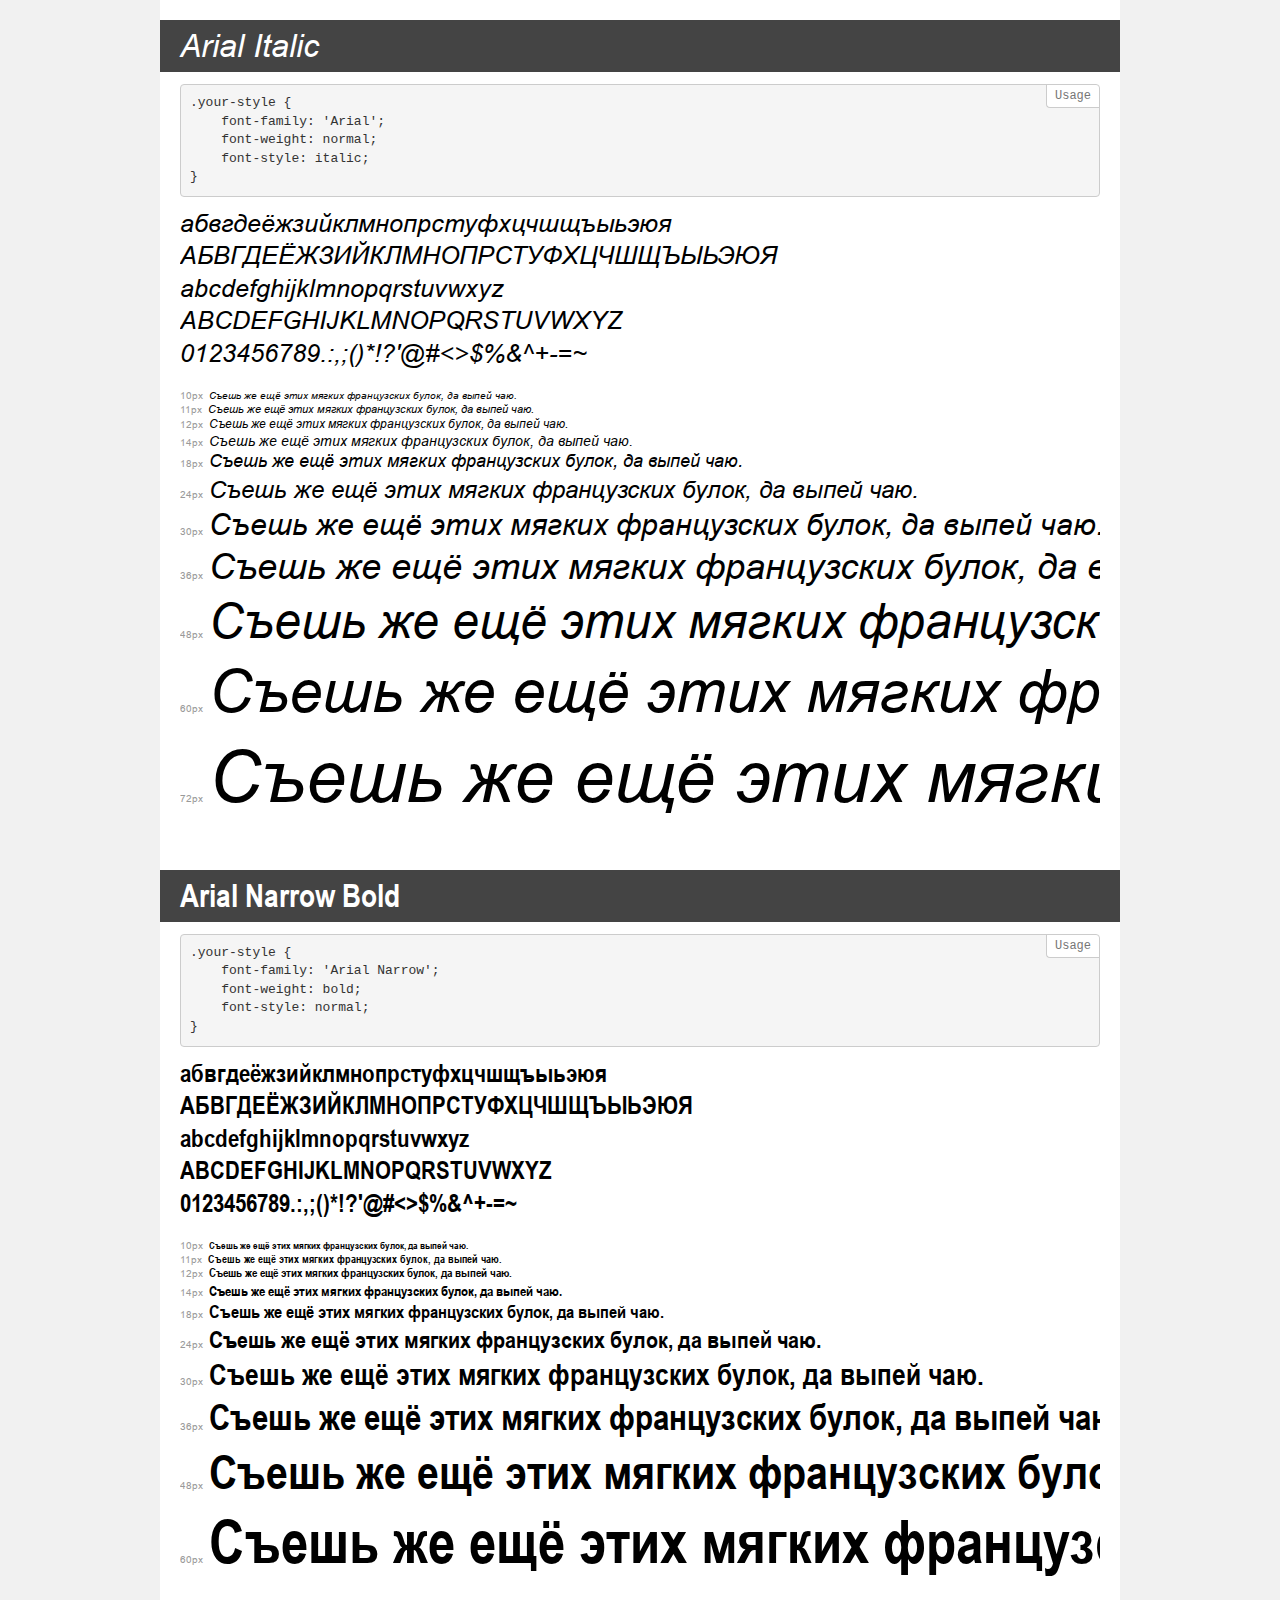
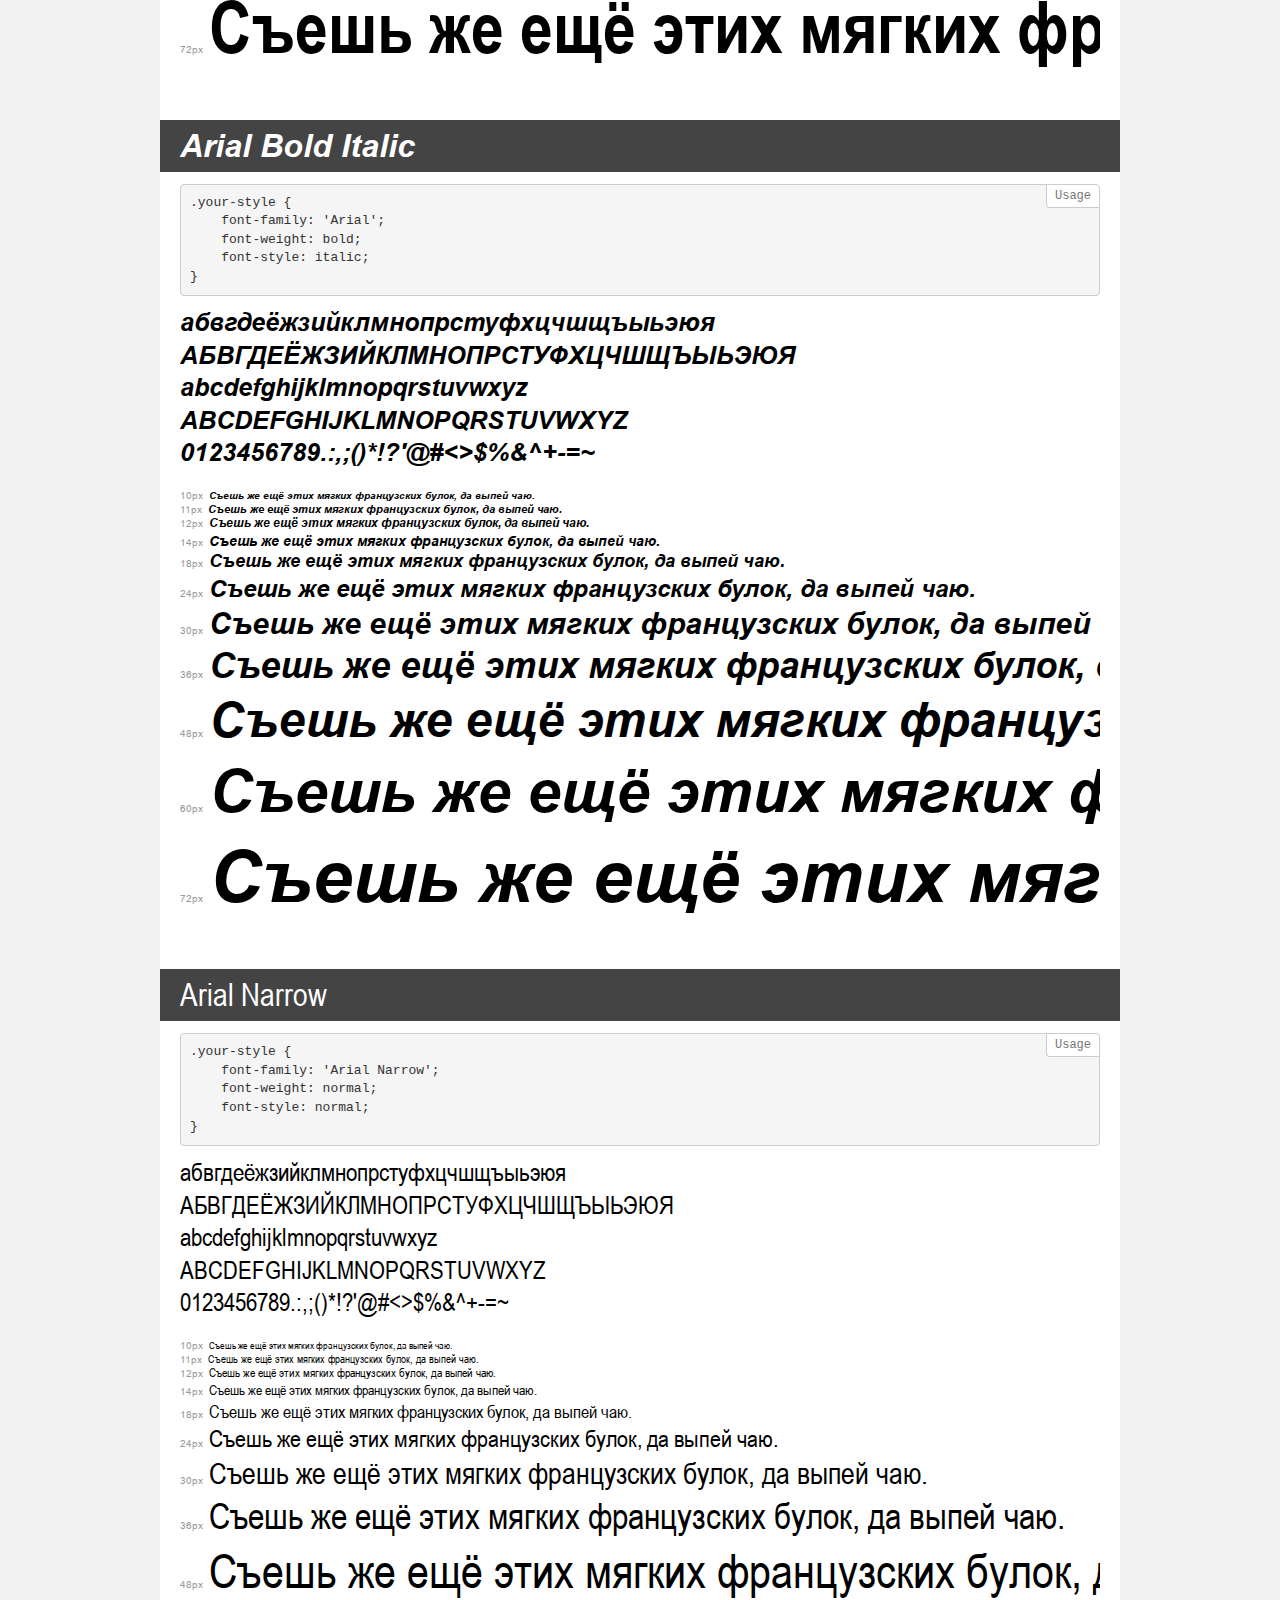
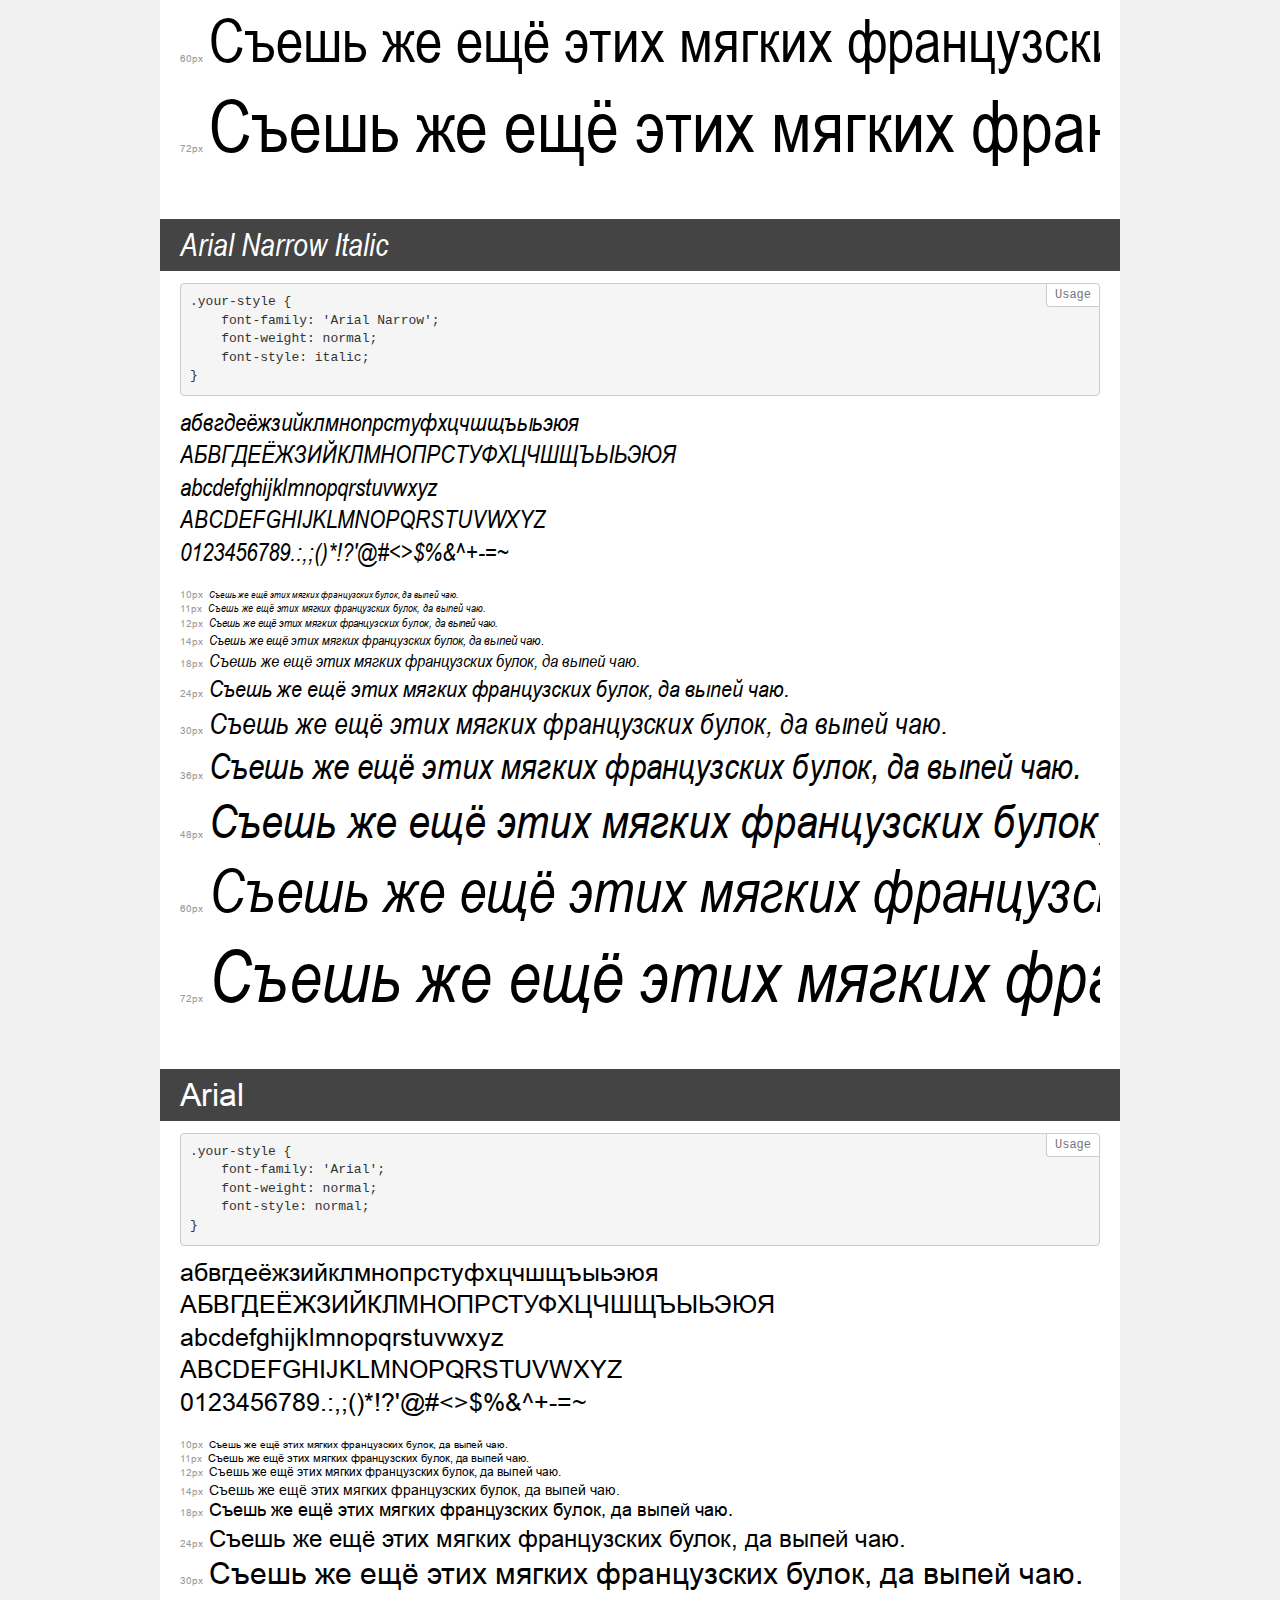
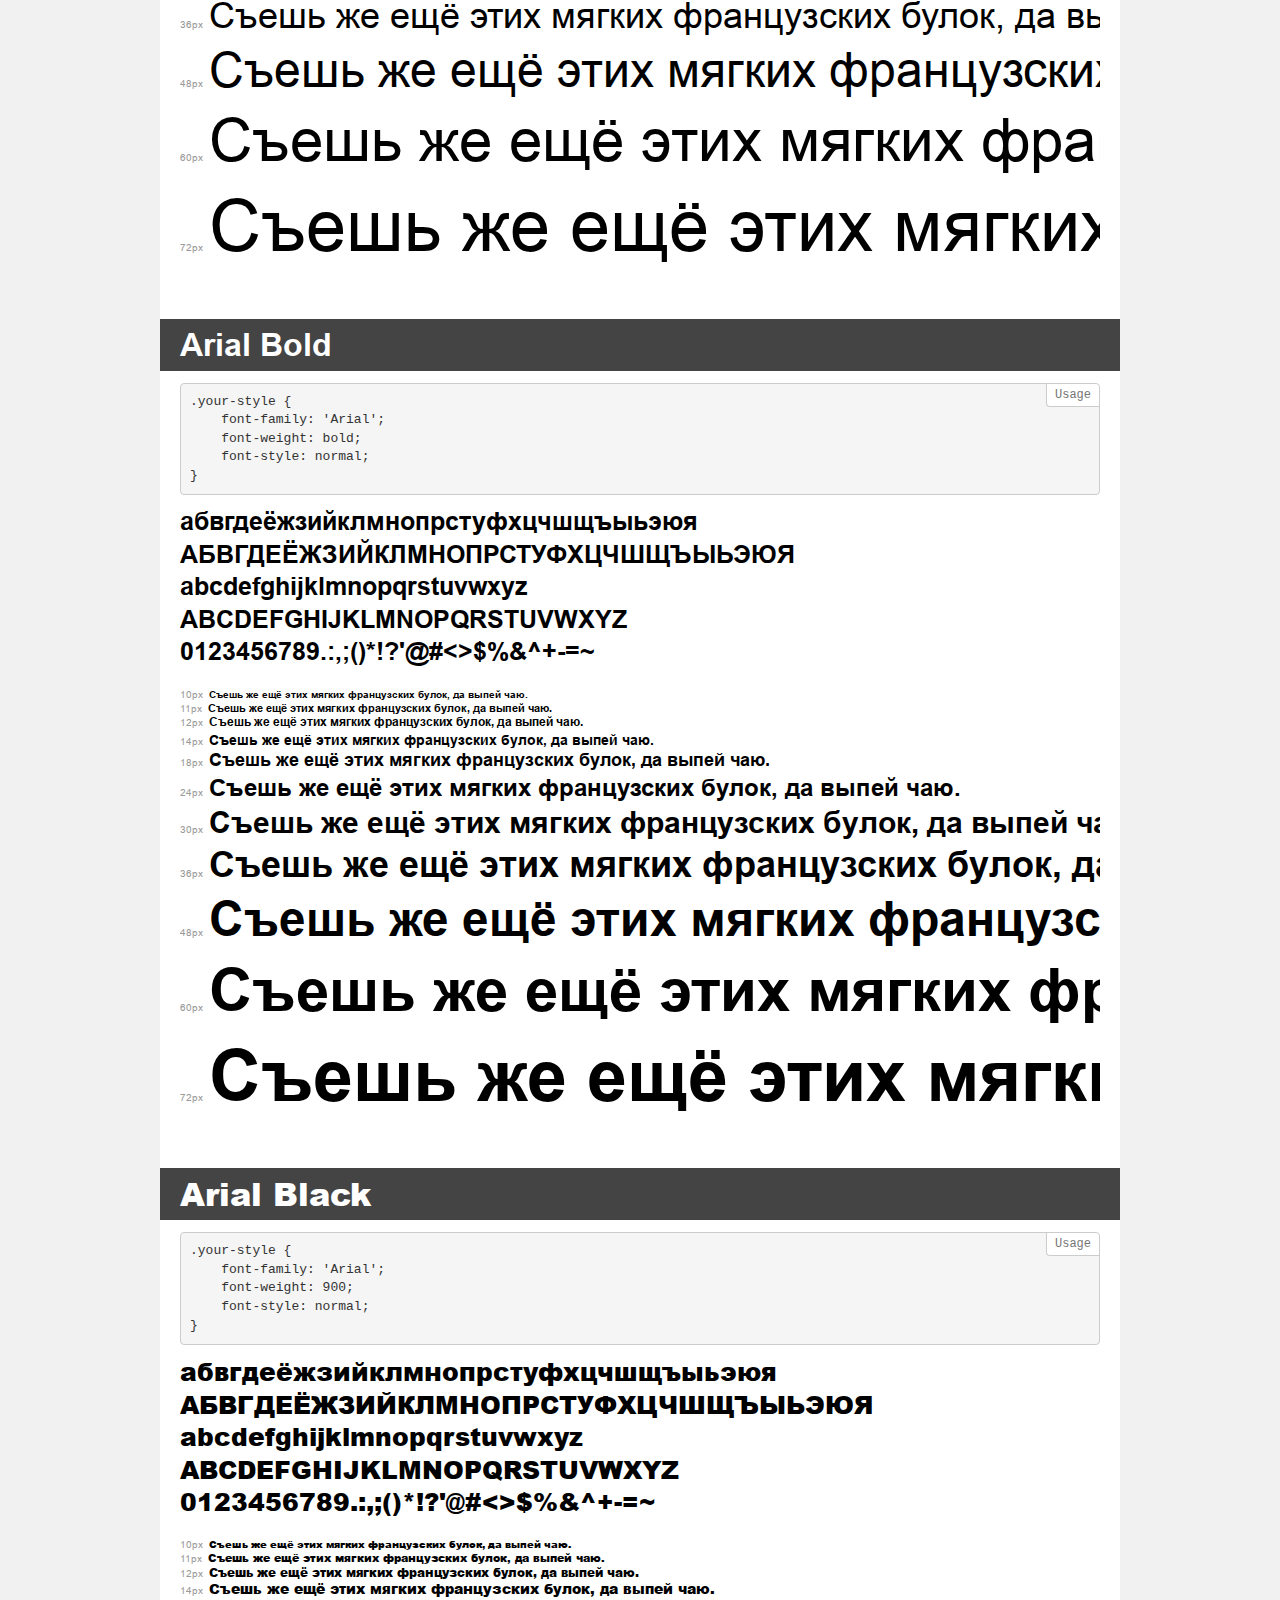
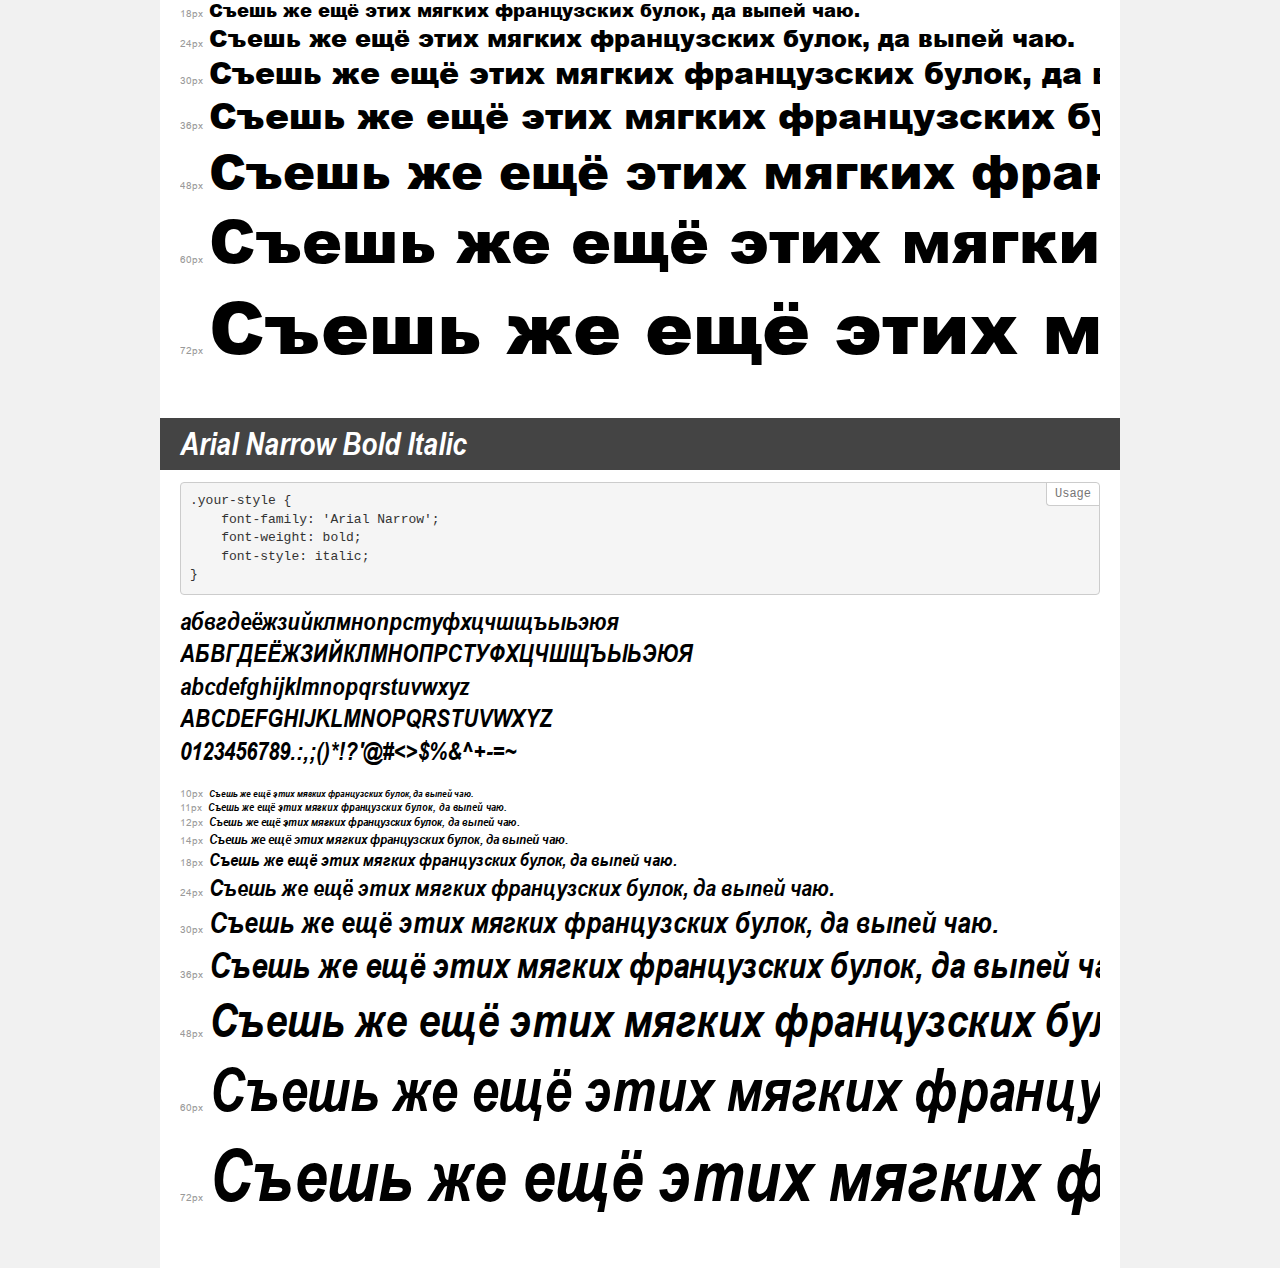
<file: assets/fonts/Arial/demo.html>
<!DOCTYPE html>
<html>
<head>
	<meta charset="utf-8">
	<meta http-equiv="X-UA-Compatible" content="IE=edge">
	<meta name="viewport" content="width=device-width, initial-scale=1">
	<meta name="robots" content="noindex, noarchive">
	<title>Transfonter demo</title>
	<link href="stylesheet.css" rel="stylesheet">
	<style>
		/*
		http://meyerweb.com/eric/tools/css/reset/
		v2.0 | 20110126
		License: none (public domain)
		*/
		html, body, div, span, applet, object, iframe,
		h1, h2, h3, h4, h5, h6, p, blockquote, pre,
		a, abbr, acronym, address, big, cite, code,
		del, dfn, em, img, ins, kbd, q, s, samp,
		small, strike, strong, sub, sup, tt, var,
		b, u, i, center,
		dl, dt, dd, ol, ul, li,
		fieldset, form, label, legend,
		table, caption, tbody, tfoot, thead, tr, th, td,
		article, aside, canvas, details, embed,
		figure, figcaption, footer, header, hgroup,
		menu, nav, output, ruby, section, summary,
		time, mark, audio, video {
			margin: 0;
			padding: 0;
			border: 0;
			font-size: 100%;
			font: inherit;
			vertical-align: baseline;
		}
		/* HTML5 display-role reset for older browsers */
		article, aside, details, figcaption, figure,
		footer, header, hgroup, menu, nav, section {
			display: block;
		}
		body {
			line-height: 1;
		}
		ol, ul {
			list-style: none;
		}
		blockquote, q {
			quotes: none;
		}
		blockquote:before, blockquote:after,
		q:before, q:after {
			content: '';
			content: none;
		}
		table {
			border-collapse: collapse;
			border-spacing: 0;
		}
		/* common styles */
		body {
			background: #f1f1f1;
			color: #000;
		}
		.page {
			background: #fff;
			width: 920px;
			margin: 0 auto;
			padding: 20px 20px 0 20px;
			overflow: hidden;
		}
		.font-container {
			overflow-x: auto;
			overflow-y: hidden;
			margin-bottom: 40px;
			line-height: 1.3;
			white-space: nowrap;
			padding-bottom: 5px;
		}
		h1 {
			position: relative;
			background: #444;
			font-size: 32px;
			color: #fff;
			padding: 10px 20px;
			margin: 0 -20px 12px -20px;
		}
		.letters {
			font-size: 25px;
			margin-bottom: 20px;
		}
		.s10:before {
			content: '10px';
		}
		.s11:before {
			content: '11px';
		}
		.s12:before {
			content: '12px';
		}
		.s14:before {
			content: '14px';
		}
		.s18:before {
			content: '18px';
		}
		.s24:before {
			content: '24px';
		}
		.s30:before {
			content: '30px';
		}
		.s36:before {
			content: '36px';
		}
		.s48:before {
			content: '48px';
		}
		.s60:before {
			content: '60px';
		}
		.s72:before {
			content: '72px';
		}
		.s10:before, .s11:before, .s12:before, .s14:before,
		.s18:before, .s24:before, .s30:before, .s36:before,
		.s48:before, .s60:before, .s72:before {
			font-family: Arial, sans-serif;
			font-size: 10px;
			font-weight: normal;
			font-style: normal;
			color: #999;
			padding-right: 6px;
		}
		pre {
			display: block;
			position: relative;
			padding: 9px;
			margin: 0 0 10px;
			font-family: Monaco, Menlo, Consolas, "Courier New", monospace !important;
			font-size: 13px;
			line-height: 1.428571429;
			color: #333;
			font-weight: normal !important;
			font-style: normal !important;
			background-color: #f5f5f5;
			border: 1px solid #ccc;
			overflow-x: auto;
			border-radius: 4px;
		}
		pre:after {
			display: block;
			position: absolute;
			right: 0;
			top: 0;
			content: 'Usage';
			line-height: 1;
			padding: 5px 8px;
			font-size: 12px;
			color: #767676;
			background-color: #fff;
			border: 1px solid #ccc;
			border-right: none;
			border-top: none;
			border-radius: 0 4px 0 4px;
			z-index: 10;
		}
		/* responsive */
		@media (max-width: 959px) {
			.page {
				width: auto;
				margin: 0;
			}
		}
	</style>
</head>
<body>
<div class="page">
	<div class="demo" style="font-family: 'Arial'; font-weight: normal; font-style: italic;">
		<h1>Arial Italic</h1>
		<pre>.your-style {
    font-family: 'Arial';
    font-weight: normal;
    font-style: italic;
}</pre>
		<div class="font-container">
			<p class="letters">
				абвгдеёжзийклмнопрстуфхцчшщъыьэюя <br />
				АБВГДЕЁЖЗИЙКЛМНОПРСТУФХЦЧШЩЪЫЬЭЮЯ <br />
				abcdefghijklmnopqrstuvwxyz <br />
				ABCDEFGHIJKLMNOPQRSTUVWXYZ <br />				0123456789.:,;()*!?'@#<>$%&^+-=~
			</p>
			<p class="s10" style="font-size: 10px;">Съешь же ещё этих мягких французских булок, да выпей чаю.</p>
			<p class="s11" style="font-size: 11px;">Съешь же ещё этих мягких французских булок, да выпей чаю.</p>
			<p class="s12" style="font-size: 12px;">Съешь же ещё этих мягких французских булок, да выпей чаю.</p>
			<p class="s14" style="font-size: 14px;">Съешь же ещё этих мягких французских булок, да выпей чаю.</p>
			<p class="s18" style="font-size: 18px;">Съешь же ещё этих мягких французских булок, да выпей чаю.</p>
			<p class="s24" style="font-size: 24px;">Съешь же ещё этих мягких французских булок, да выпей чаю.</p>
			<p class="s30" style="font-size: 30px;">Съешь же ещё этих мягких французских булок, да выпей чаю.</p>
			<p class="s36" style="font-size: 36px;">Съешь же ещё этих мягких французских булок, да выпей чаю.</p>
			<p class="s48" style="font-size: 48px;">Съешь же ещё этих мягких французских булок, да выпей чаю.</p>
			<p class="s60" style="font-size: 60px;">Съешь же ещё этих мягких французских булок, да выпей чаю.</p>
			<p class="s72" style="font-size: 72px;">Съешь же ещё этих мягких французских булок, да выпей чаю.</p>
		</div>
	</div>
	<div class="demo" style="font-family: 'Arial Narrow'; font-weight: bold; font-style: normal;">
		<h1>Arial Narrow Bold</h1>
		<pre>.your-style {
    font-family: 'Arial Narrow';
    font-weight: bold;
    font-style: normal;
}</pre>
		<div class="font-container">
			<p class="letters">
				абвгдеёжзийклмнопрстуфхцчшщъыьэюя <br />
				АБВГДЕЁЖЗИЙКЛМНОПРСТУФХЦЧШЩЪЫЬЭЮЯ <br />
				abcdefghijklmnopqrstuvwxyz <br />
				ABCDEFGHIJKLMNOPQRSTUVWXYZ <br />				0123456789.:,;()*!?'@#<>$%&^+-=~
			</p>
			<p class="s10" style="font-size: 10px;">Съешь же ещё этих мягких французских булок, да выпей чаю.</p>
			<p class="s11" style="font-size: 11px;">Съешь же ещё этих мягких французских булок, да выпей чаю.</p>
			<p class="s12" style="font-size: 12px;">Съешь же ещё этих мягких французских булок, да выпей чаю.</p>
			<p class="s14" style="font-size: 14px;">Съешь же ещё этих мягких французских булок, да выпей чаю.</p>
			<p class="s18" style="font-size: 18px;">Съешь же ещё этих мягких французских булок, да выпей чаю.</p>
			<p class="s24" style="font-size: 24px;">Съешь же ещё этих мягких французских булок, да выпей чаю.</p>
			<p class="s30" style="font-size: 30px;">Съешь же ещё этих мягких французских булок, да выпей чаю.</p>
			<p class="s36" style="font-size: 36px;">Съешь же ещё этих мягких французских булок, да выпей чаю.</p>
			<p class="s48" style="font-size: 48px;">Съешь же ещё этих мягких французских булок, да выпей чаю.</p>
			<p class="s60" style="font-size: 60px;">Съешь же ещё этих мягких французских булок, да выпей чаю.</p>
			<p class="s72" style="font-size: 72px;">Съешь же ещё этих мягких французских булок, да выпей чаю.</p>
		</div>
	</div>
	<div class="demo" style="font-family: 'Arial'; font-weight: bold; font-style: italic;">
		<h1>Arial Bold Italic</h1>
		<pre>.your-style {
    font-family: 'Arial';
    font-weight: bold;
    font-style: italic;
}</pre>
		<div class="font-container">
			<p class="letters">
				абвгдеёжзийклмнопрстуфхцчшщъыьэюя <br />
				АБВГДЕЁЖЗИЙКЛМНОПРСТУФХЦЧШЩЪЫЬЭЮЯ <br />
				abcdefghijklmnopqrstuvwxyz <br />
				ABCDEFGHIJKLMNOPQRSTUVWXYZ <br />				0123456789.:,;()*!?'@#<>$%&^+-=~
			</p>
			<p class="s10" style="font-size: 10px;">Съешь же ещё этих мягких французских булок, да выпей чаю.</p>
			<p class="s11" style="font-size: 11px;">Съешь же ещё этих мягких французских булок, да выпей чаю.</p>
			<p class="s12" style="font-size: 12px;">Съешь же ещё этих мягких французских булок, да выпей чаю.</p>
			<p class="s14" style="font-size: 14px;">Съешь же ещё этих мягких французских булок, да выпей чаю.</p>
			<p class="s18" style="font-size: 18px;">Съешь же ещё этих мягких французских булок, да выпей чаю.</p>
			<p class="s24" style="font-size: 24px;">Съешь же ещё этих мягких французских булок, да выпей чаю.</p>
			<p class="s30" style="font-size: 30px;">Съешь же ещё этих мягких французских булок, да выпей чаю.</p>
			<p class="s36" style="font-size: 36px;">Съешь же ещё этих мягких французских булок, да выпей чаю.</p>
			<p class="s48" style="font-size: 48px;">Съешь же ещё этих мягких французских булок, да выпей чаю.</p>
			<p class="s60" style="font-size: 60px;">Съешь же ещё этих мягких французских булок, да выпей чаю.</p>
			<p class="s72" style="font-size: 72px;">Съешь же ещё этих мягких французских булок, да выпей чаю.</p>
		</div>
	</div>
	<div class="demo" style="font-family: 'Arial Narrow'; font-weight: normal; font-style: normal;">
		<h1>Arial Narrow</h1>
		<pre>.your-style {
    font-family: 'Arial Narrow';
    font-weight: normal;
    font-style: normal;
}</pre>
		<div class="font-container">
			<p class="letters">
				абвгдеёжзийклмнопрстуфхцчшщъыьэюя <br />
				АБВГДЕЁЖЗИЙКЛМНОПРСТУФХЦЧШЩЪЫЬЭЮЯ <br />
				abcdefghijklmnopqrstuvwxyz <br />
				ABCDEFGHIJKLMNOPQRSTUVWXYZ <br />				0123456789.:,;()*!?'@#<>$%&^+-=~
			</p>
			<p class="s10" style="font-size: 10px;">Съешь же ещё этих мягких французских булок, да выпей чаю.</p>
			<p class="s11" style="font-size: 11px;">Съешь же ещё этих мягких французских булок, да выпей чаю.</p>
			<p class="s12" style="font-size: 12px;">Съешь же ещё этих мягких французских булок, да выпей чаю.</p>
			<p class="s14" style="font-size: 14px;">Съешь же ещё этих мягких французских булок, да выпей чаю.</p>
			<p class="s18" style="font-size: 18px;">Съешь же ещё этих мягких французских булок, да выпей чаю.</p>
			<p class="s24" style="font-size: 24px;">Съешь же ещё этих мягких французских булок, да выпей чаю.</p>
			<p class="s30" style="font-size: 30px;">Съешь же ещё этих мягких французских булок, да выпей чаю.</p>
			<p class="s36" style="font-size: 36px;">Съешь же ещё этих мягких французских булок, да выпей чаю.</p>
			<p class="s48" style="font-size: 48px;">Съешь же ещё этих мягких французских булок, да выпей чаю.</p>
			<p class="s60" style="font-size: 60px;">Съешь же ещё этих мягких французских булок, да выпей чаю.</p>
			<p class="s72" style="font-size: 72px;">Съешь же ещё этих мягких французских булок, да выпей чаю.</p>
		</div>
	</div>
	<div class="demo" style="font-family: 'Arial Narrow'; font-weight: normal; font-style: italic;">
		<h1>Arial Narrow Italic</h1>
		<pre>.your-style {
    font-family: 'Arial Narrow';
    font-weight: normal;
    font-style: italic;
}</pre>
		<div class="font-container">
			<p class="letters">
				абвгдеёжзийклмнопрстуфхцчшщъыьэюя <br />
				АБВГДЕЁЖЗИЙКЛМНОПРСТУФХЦЧШЩЪЫЬЭЮЯ <br />
				abcdefghijklmnopqrstuvwxyz <br />
				ABCDEFGHIJKLMNOPQRSTUVWXYZ <br />				0123456789.:,;()*!?'@#<>$%&^+-=~
			</p>
			<p class="s10" style="font-size: 10px;">Съешь же ещё этих мягких французских булок, да выпей чаю.</p>
			<p class="s11" style="font-size: 11px;">Съешь же ещё этих мягких французских булок, да выпей чаю.</p>
			<p class="s12" style="font-size: 12px;">Съешь же ещё этих мягких французских булок, да выпей чаю.</p>
			<p class="s14" style="font-size: 14px;">Съешь же ещё этих мягких французских булок, да выпей чаю.</p>
			<p class="s18" style="font-size: 18px;">Съешь же ещё этих мягких французских булок, да выпей чаю.</p>
			<p class="s24" style="font-size: 24px;">Съешь же ещё этих мягких французских булок, да выпей чаю.</p>
			<p class="s30" style="font-size: 30px;">Съешь же ещё этих мягких французских булок, да выпей чаю.</p>
			<p class="s36" style="font-size: 36px;">Съешь же ещё этих мягких французских булок, да выпей чаю.</p>
			<p class="s48" style="font-size: 48px;">Съешь же ещё этих мягких французских булок, да выпей чаю.</p>
			<p class="s60" style="font-size: 60px;">Съешь же ещё этих мягких французских булок, да выпей чаю.</p>
			<p class="s72" style="font-size: 72px;">Съешь же ещё этих мягких французских булок, да выпей чаю.</p>
		</div>
	</div>
	<div class="demo" style="font-family: 'Arial'; font-weight: normal; font-style: normal;">
		<h1>Arial</h1>
		<pre>.your-style {
    font-family: 'Arial';
    font-weight: normal;
    font-style: normal;
}</pre>
		<div class="font-container">
			<p class="letters">
				абвгдеёжзийклмнопрстуфхцчшщъыьэюя <br />
				АБВГДЕЁЖЗИЙКЛМНОПРСТУФХЦЧШЩЪЫЬЭЮЯ <br />
				abcdefghijklmnopqrstuvwxyz <br />
				ABCDEFGHIJKLMNOPQRSTUVWXYZ <br />				0123456789.:,;()*!?'@#<>$%&^+-=~
			</p>
			<p class="s10" style="font-size: 10px;">Съешь же ещё этих мягких французских булок, да выпей чаю.</p>
			<p class="s11" style="font-size: 11px;">Съешь же ещё этих мягких французских булок, да выпей чаю.</p>
			<p class="s12" style="font-size: 12px;">Съешь же ещё этих мягких французских булок, да выпей чаю.</p>
			<p class="s14" style="font-size: 14px;">Съешь же ещё этих мягких французских булок, да выпей чаю.</p>
			<p class="s18" style="font-size: 18px;">Съешь же ещё этих мягких французских булок, да выпей чаю.</p>
			<p class="s24" style="font-size: 24px;">Съешь же ещё этих мягких французских булок, да выпей чаю.</p>
			<p class="s30" style="font-size: 30px;">Съешь же ещё этих мягких французских булок, да выпей чаю.</p>
			<p class="s36" style="font-size: 36px;">Съешь же ещё этих мягких французских булок, да выпей чаю.</p>
			<p class="s48" style="font-size: 48px;">Съешь же ещё этих мягких французских булок, да выпей чаю.</p>
			<p class="s60" style="font-size: 60px;">Съешь же ещё этих мягких французских булок, да выпей чаю.</p>
			<p class="s72" style="font-size: 72px;">Съешь же ещё этих мягких французских булок, да выпей чаю.</p>
		</div>
	</div>
	<div class="demo" style="font-family: 'Arial'; font-weight: bold; font-style: normal;">
		<h1>Arial Bold</h1>
		<pre>.your-style {
    font-family: 'Arial';
    font-weight: bold;
    font-style: normal;
}</pre>
		<div class="font-container">
			<p class="letters">
				абвгдеёжзийклмнопрстуфхцчшщъыьэюя <br />
				АБВГДЕЁЖЗИЙКЛМНОПРСТУФХЦЧШЩЪЫЬЭЮЯ <br />
				abcdefghijklmnopqrstuvwxyz <br />
				ABCDEFGHIJKLMNOPQRSTUVWXYZ <br />				0123456789.:,;()*!?'@#<>$%&^+-=~
			</p>
			<p class="s10" style="font-size: 10px;">Съешь же ещё этих мягких французских булок, да выпей чаю.</p>
			<p class="s11" style="font-size: 11px;">Съешь же ещё этих мягких французских булок, да выпей чаю.</p>
			<p class="s12" style="font-size: 12px;">Съешь же ещё этих мягких французских булок, да выпей чаю.</p>
			<p class="s14" style="font-size: 14px;">Съешь же ещё этих мягких французских булок, да выпей чаю.</p>
			<p class="s18" style="font-size: 18px;">Съешь же ещё этих мягких французских булок, да выпей чаю.</p>
			<p class="s24" style="font-size: 24px;">Съешь же ещё этих мягких французских булок, да выпей чаю.</p>
			<p class="s30" style="font-size: 30px;">Съешь же ещё этих мягких французских булок, да выпей чаю.</p>
			<p class="s36" style="font-size: 36px;">Съешь же ещё этих мягких французских булок, да выпей чаю.</p>
			<p class="s48" style="font-size: 48px;">Съешь же ещё этих мягких французских булок, да выпей чаю.</p>
			<p class="s60" style="font-size: 60px;">Съешь же ещё этих мягких французских булок, да выпей чаю.</p>
			<p class="s72" style="font-size: 72px;">Съешь же ещё этих мягких французских булок, да выпей чаю.</p>
		</div>
	</div>
	<div class="demo" style="font-family: 'Arial'; font-weight: 900; font-style: normal;">
		<h1>Arial Black</h1>
		<pre>.your-style {
    font-family: 'Arial';
    font-weight: 900;
    font-style: normal;
}</pre>
		<div class="font-container">
			<p class="letters">
				абвгдеёжзийклмнопрстуфхцчшщъыьэюя <br />
				АБВГДЕЁЖЗИЙКЛМНОПРСТУФХЦЧШЩЪЫЬЭЮЯ <br />
				abcdefghijklmnopqrstuvwxyz <br />
				ABCDEFGHIJKLMNOPQRSTUVWXYZ <br />				0123456789.:,;()*!?'@#<>$%&^+-=~
			</p>
			<p class="s10" style="font-size: 10px;">Съешь же ещё этих мягких французских булок, да выпей чаю.</p>
			<p class="s11" style="font-size: 11px;">Съешь же ещё этих мягких французских булок, да выпей чаю.</p>
			<p class="s12" style="font-size: 12px;">Съешь же ещё этих мягких французских булок, да выпей чаю.</p>
			<p class="s14" style="font-size: 14px;">Съешь же ещё этих мягких французских булок, да выпей чаю.</p>
			<p class="s18" style="font-size: 18px;">Съешь же ещё этих мягких французских булок, да выпей чаю.</p>
			<p class="s24" style="font-size: 24px;">Съешь же ещё этих мягких французских булок, да выпей чаю.</p>
			<p class="s30" style="font-size: 30px;">Съешь же ещё этих мягких французских булок, да выпей чаю.</p>
			<p class="s36" style="font-size: 36px;">Съешь же ещё этих мягких французских булок, да выпей чаю.</p>
			<p class="s48" style="font-size: 48px;">Съешь же ещё этих мягких французских булок, да выпей чаю.</p>
			<p class="s60" style="font-size: 60px;">Съешь же ещё этих мягких французских булок, да выпей чаю.</p>
			<p class="s72" style="font-size: 72px;">Съешь же ещё этих мягких французских булок, да выпей чаю.</p>
		</div>
	</div>
	<div class="demo" style="font-family: 'Arial Narrow'; font-weight: bold; font-style: italic;">
		<h1>Arial Narrow Bold Italic</h1>
		<pre>.your-style {
    font-family: 'Arial Narrow';
    font-weight: bold;
    font-style: italic;
}</pre>
		<div class="font-container">
			<p class="letters">
				абвгдеёжзийклмнопрстуфхцчшщъыьэюя <br />
				АБВГДЕЁЖЗИЙКЛМНОПРСТУФХЦЧШЩЪЫЬЭЮЯ <br />
				abcdefghijklmnopqrstuvwxyz <br />
				ABCDEFGHIJKLMNOPQRSTUVWXYZ <br />				0123456789.:,;()*!?'@#<>$%&^+-=~
			</p>
			<p class="s10" style="font-size: 10px;">Съешь же ещё этих мягких французских булок, да выпей чаю.</p>
			<p class="s11" style="font-size: 11px;">Съешь же ещё этих мягких французских булок, да выпей чаю.</p>
			<p class="s12" style="font-size: 12px;">Съешь же ещё этих мягких французских булок, да выпей чаю.</p>
			<p class="s14" style="font-size: 14px;">Съешь же ещё этих мягких французских булок, да выпей чаю.</p>
			<p class="s18" style="font-size: 18px;">Съешь же ещё этих мягких французских булок, да выпей чаю.</p>
			<p class="s24" style="font-size: 24px;">Съешь же ещё этих мягких французских булок, да выпей чаю.</p>
			<p class="s30" style="font-size: 30px;">Съешь же ещё этих мягких французских булок, да выпей чаю.</p>
			<p class="s36" style="font-size: 36px;">Съешь же ещё этих мягких французских булок, да выпей чаю.</p>
			<p class="s48" style="font-size: 48px;">Съешь же ещё этих мягких французских булок, да выпей чаю.</p>
			<p class="s60" style="font-size: 60px;">Съешь же ещё этих мягких французских булок, да выпей чаю.</p>
			<p class="s72" style="font-size: 72px;">Съешь же ещё этих мягких французских булок, да выпей чаю.</p>
		</div>
	</div>
</div>
</body>
</html>
</file>
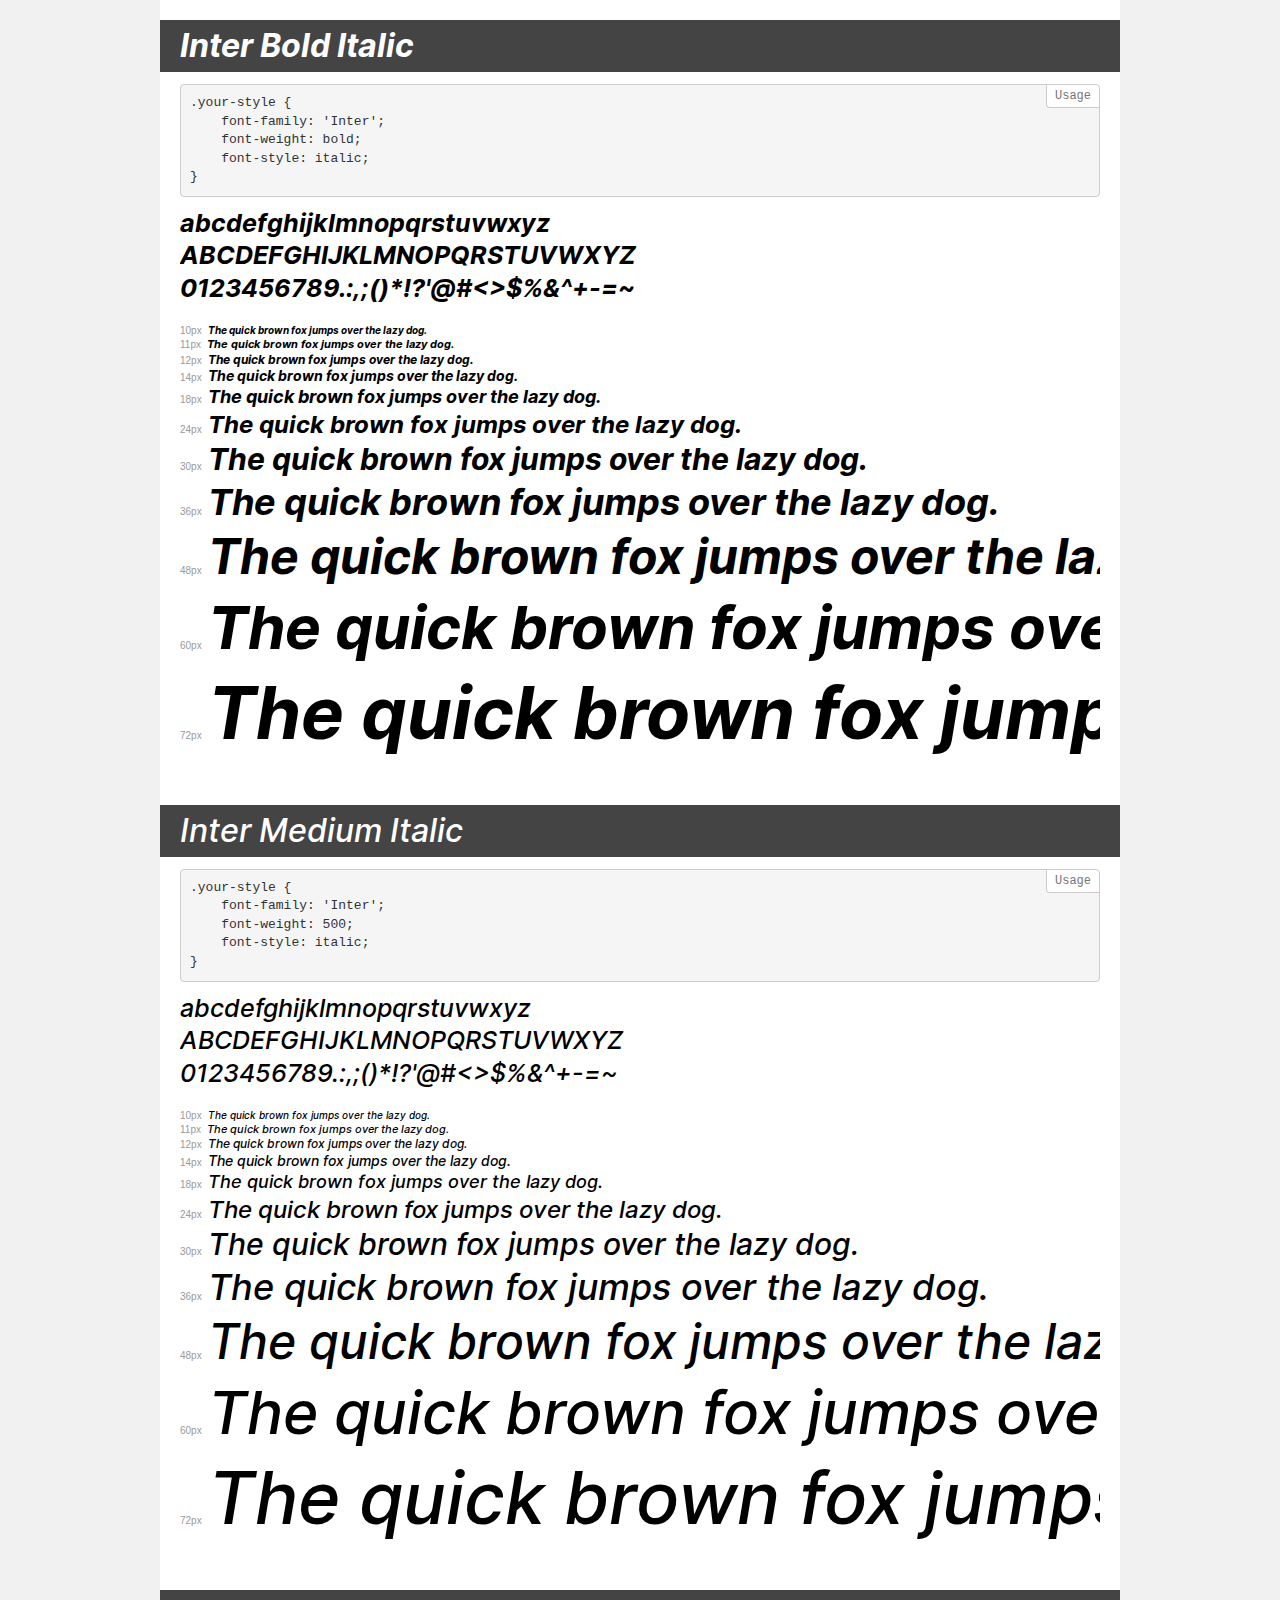
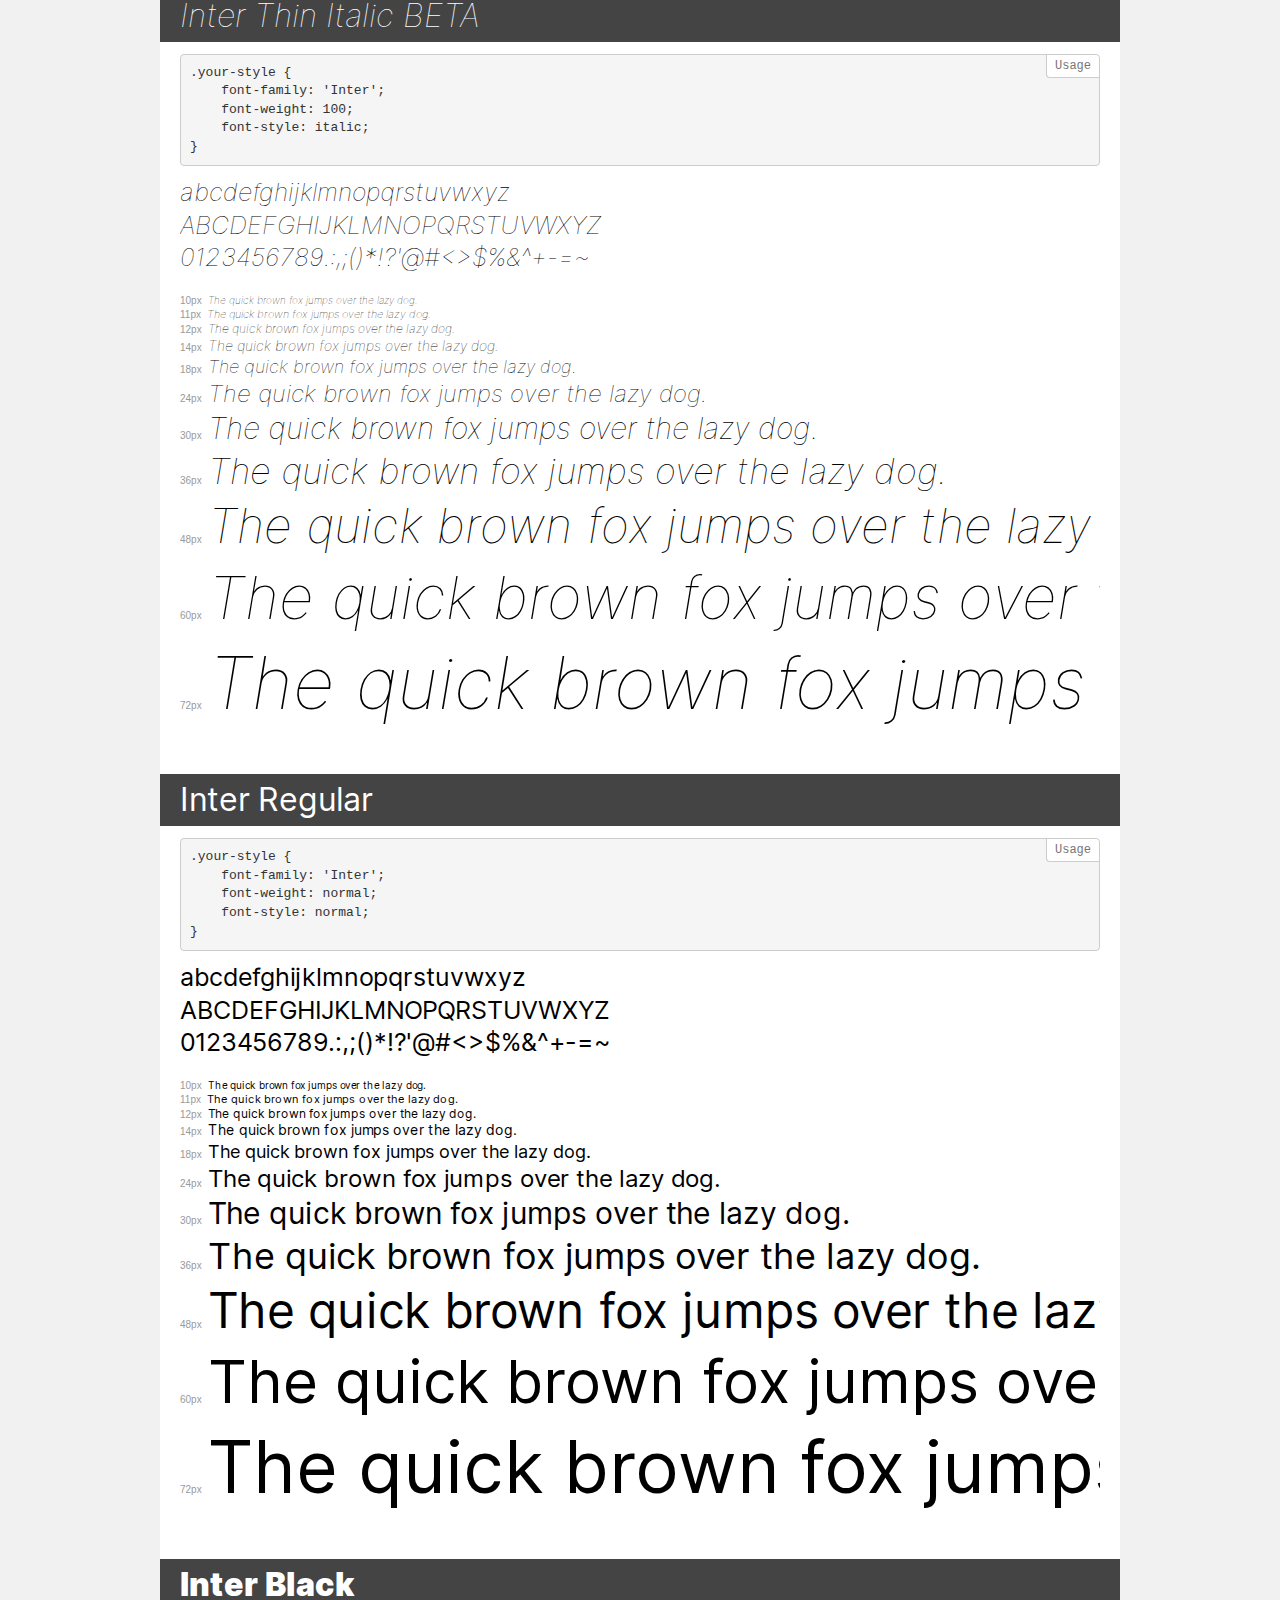
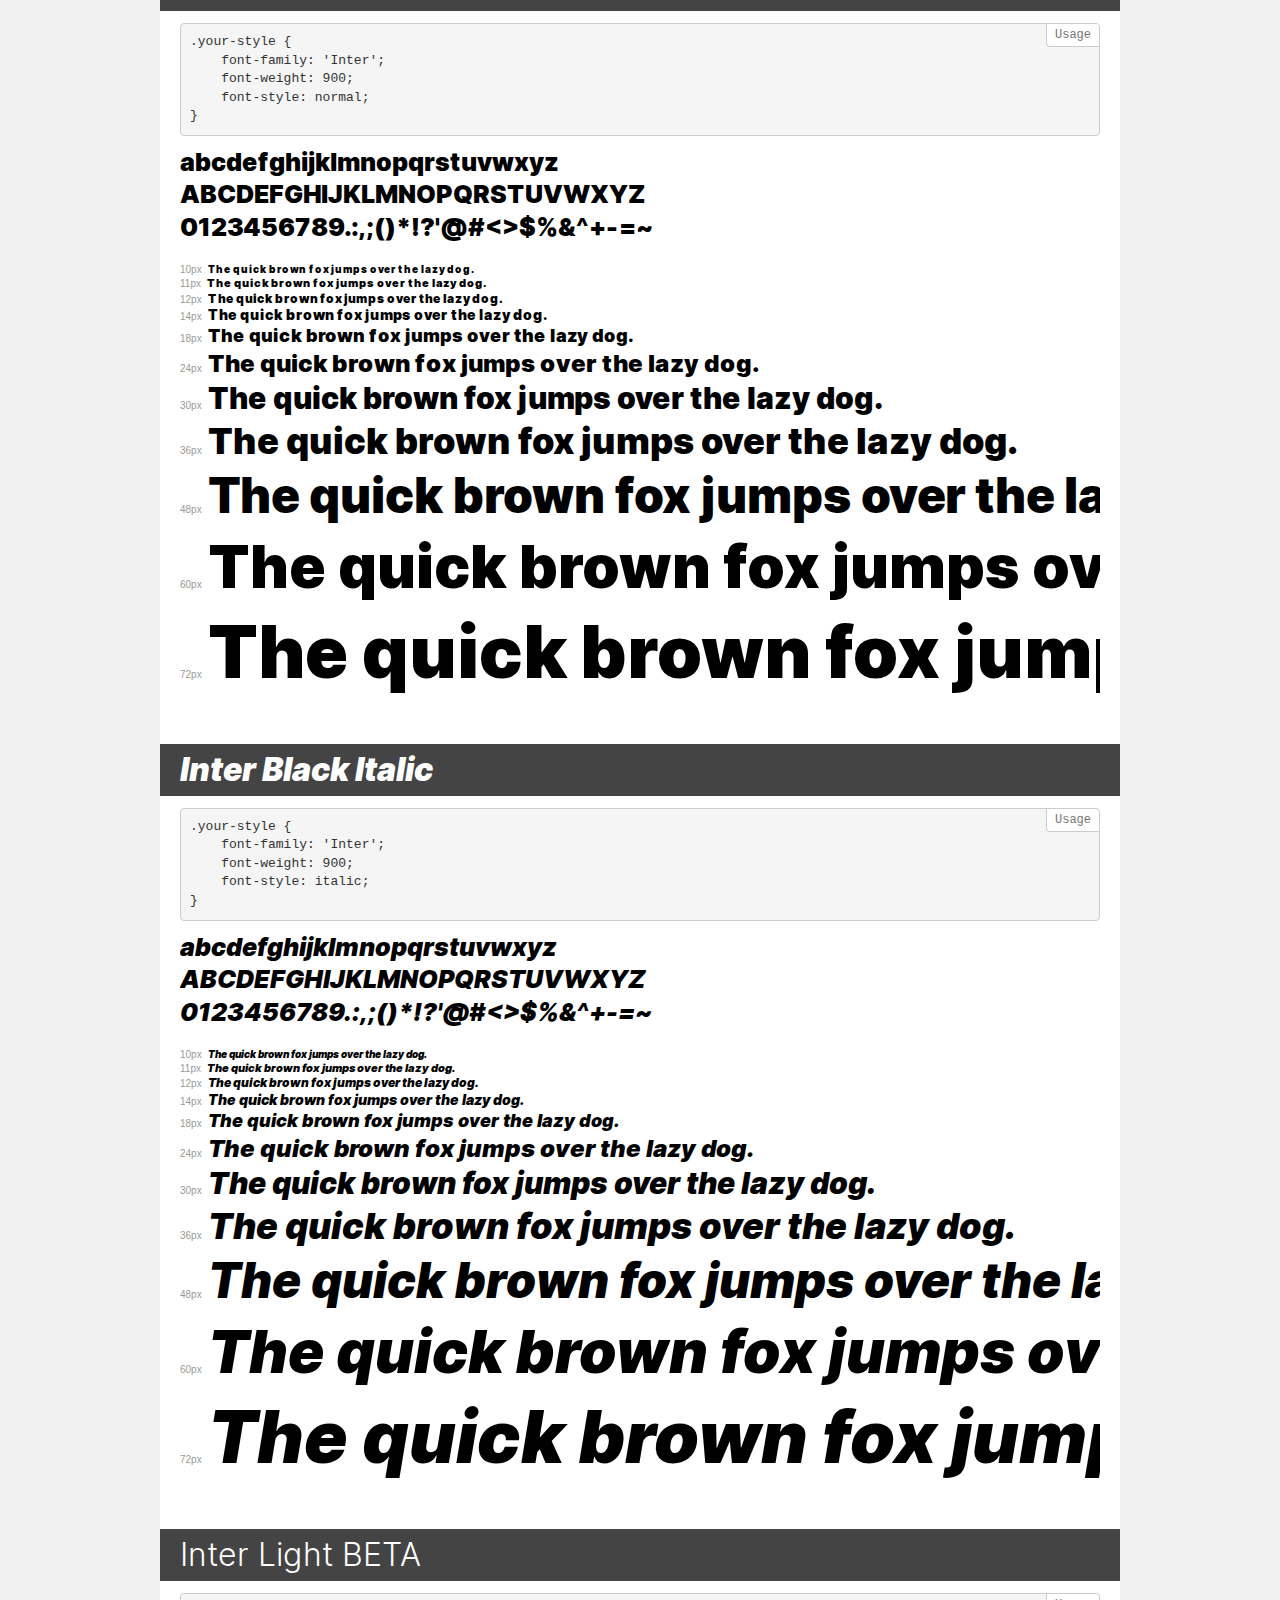
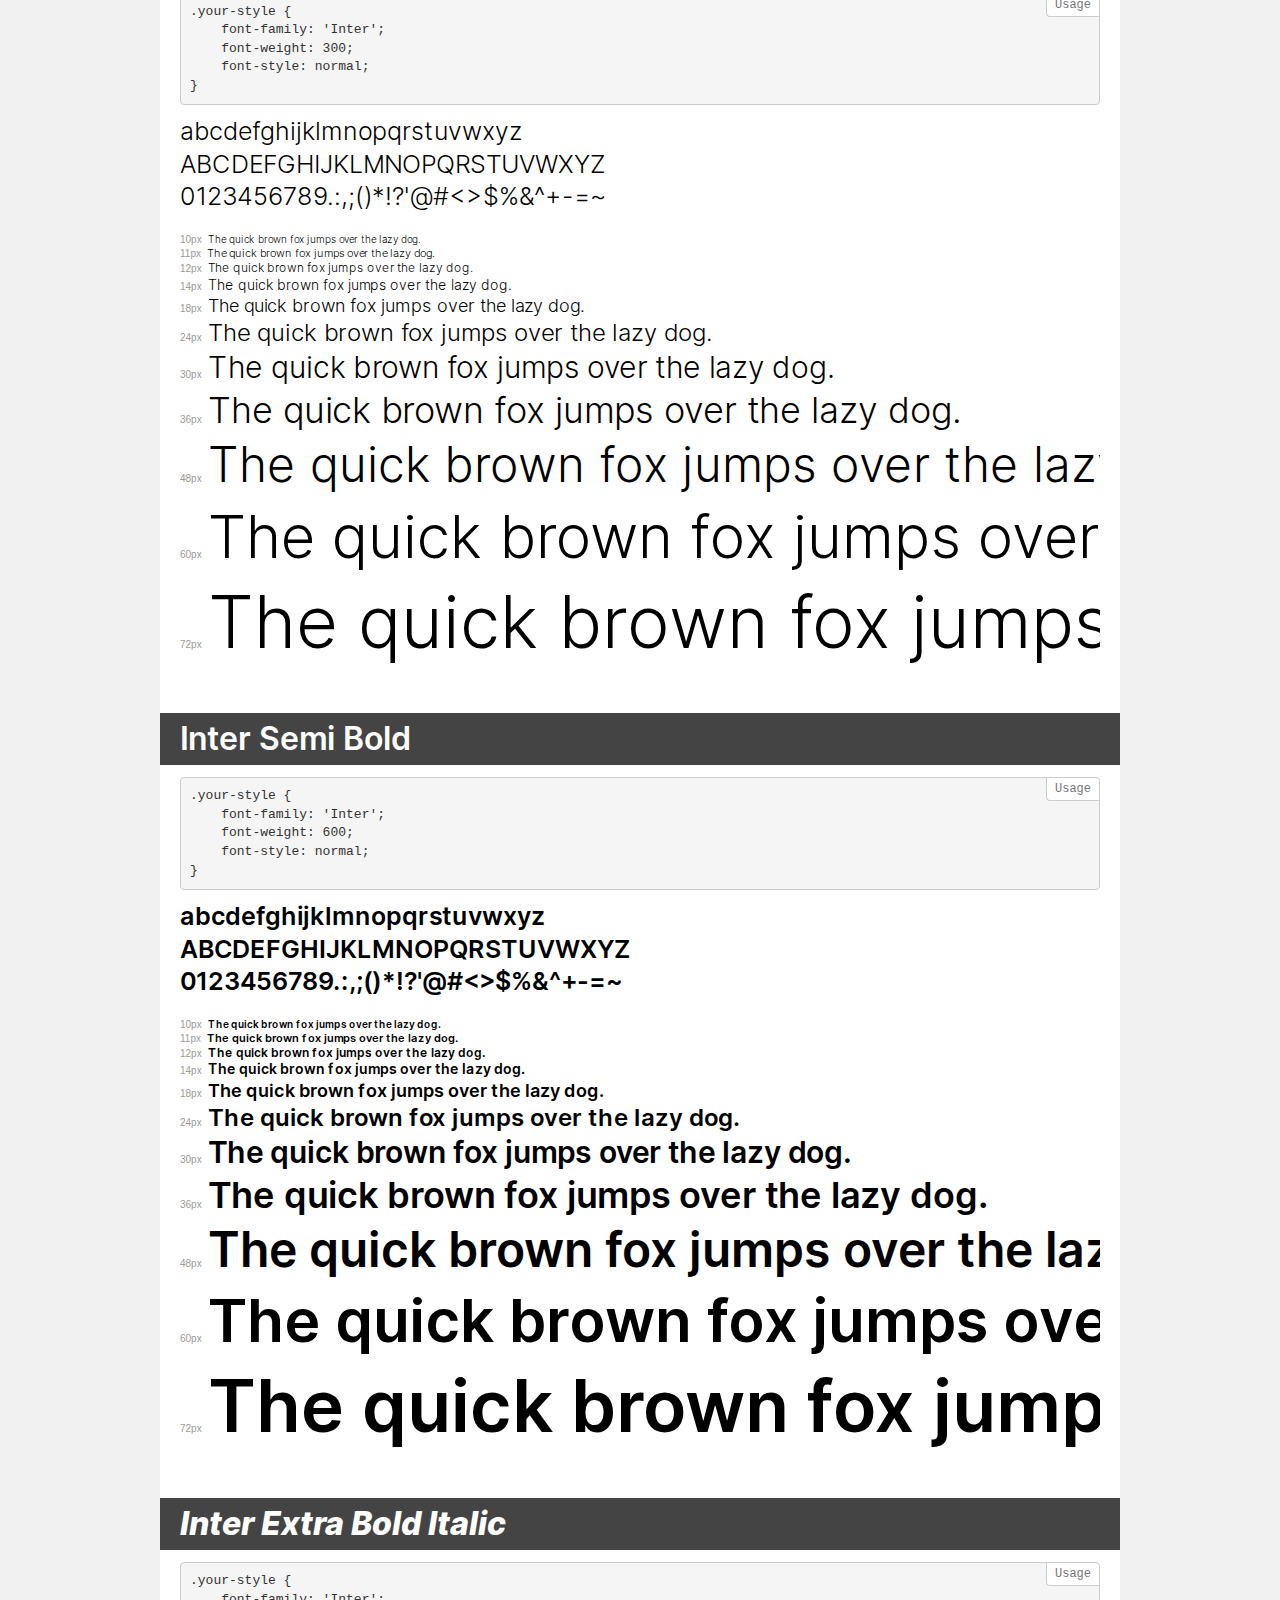
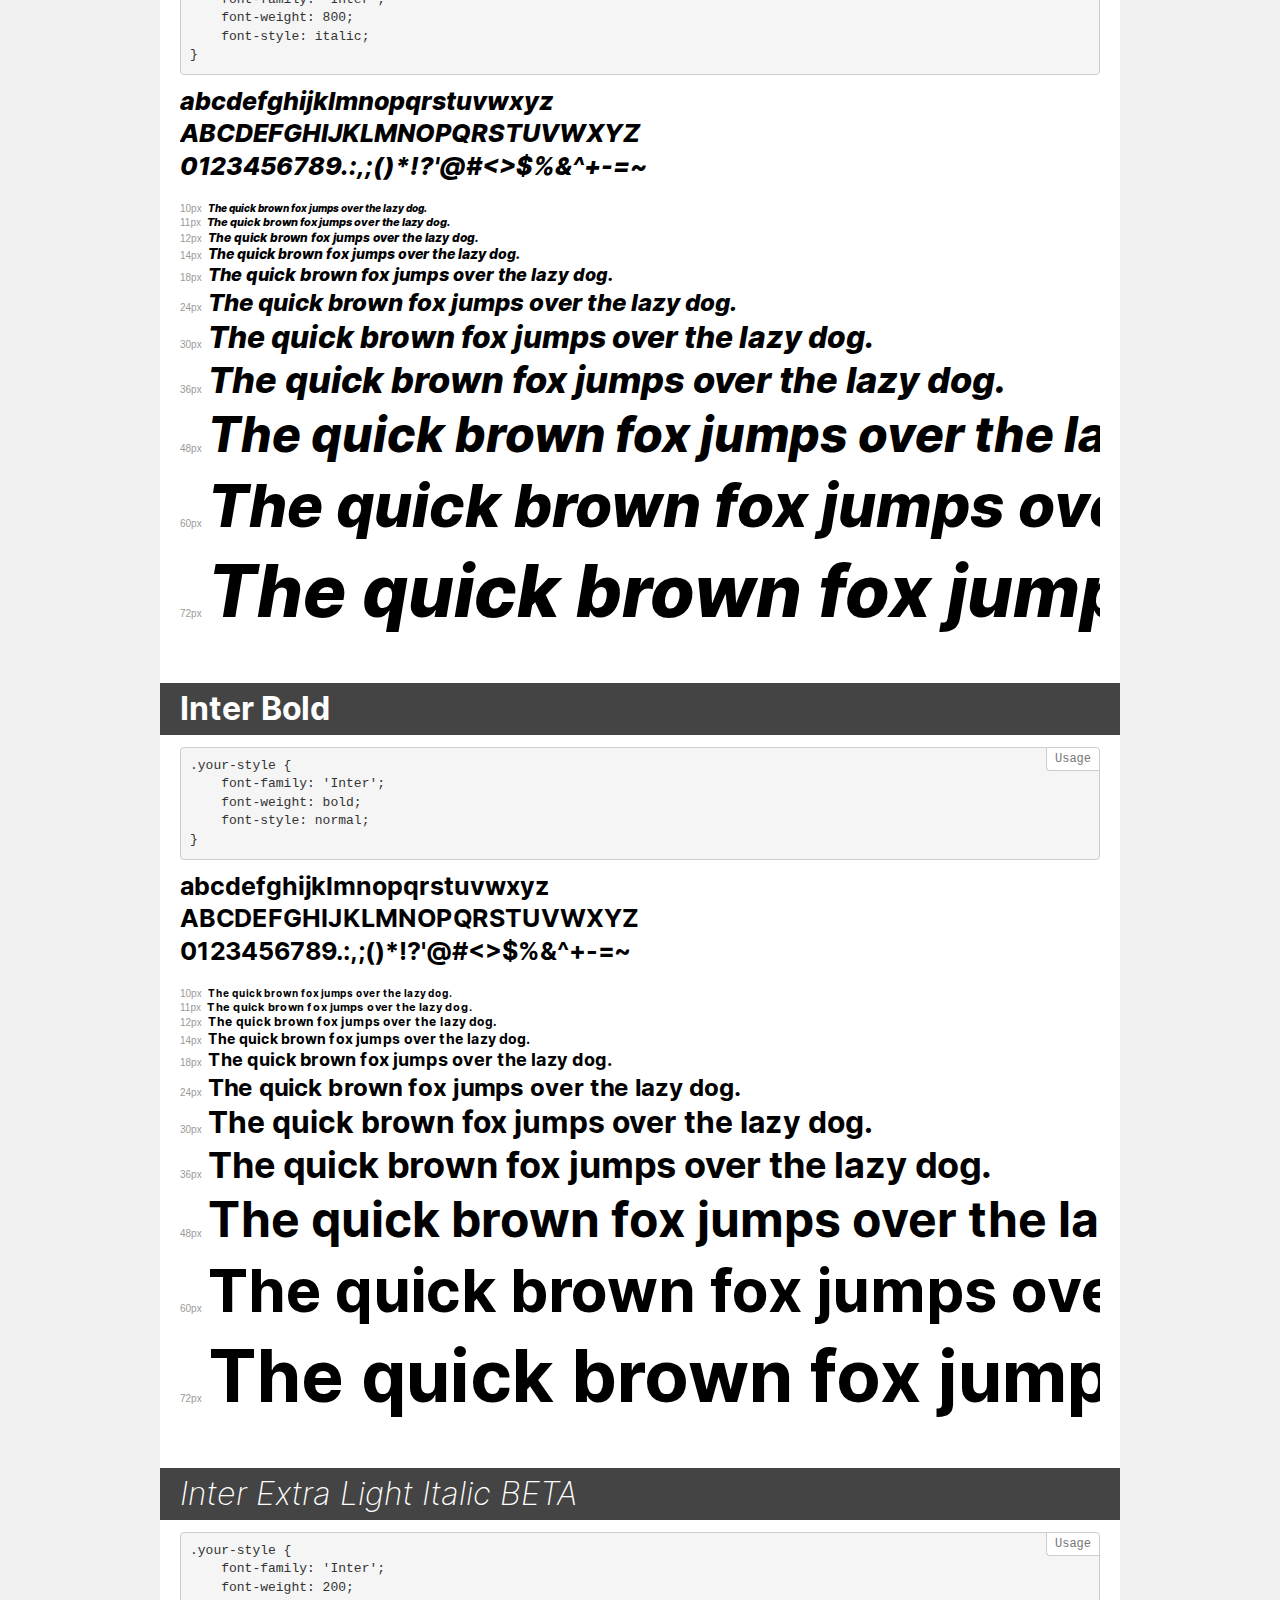
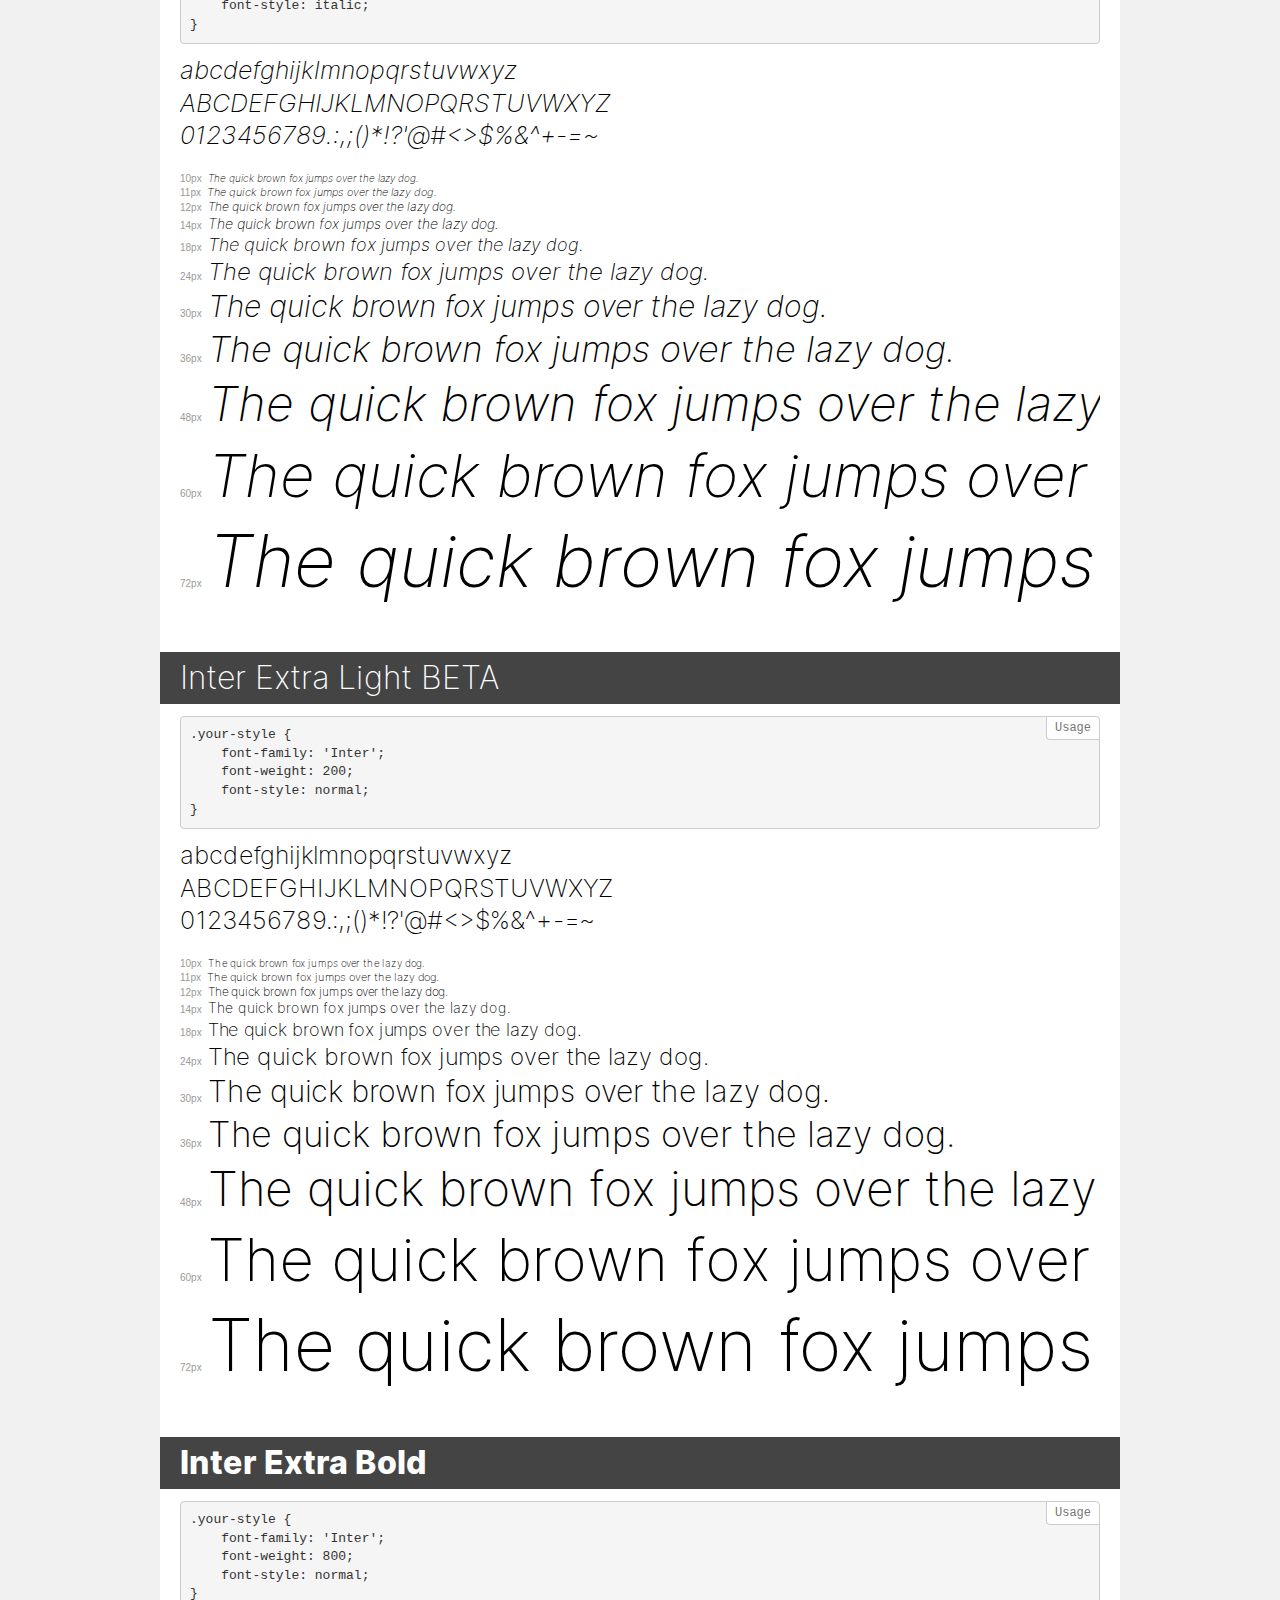
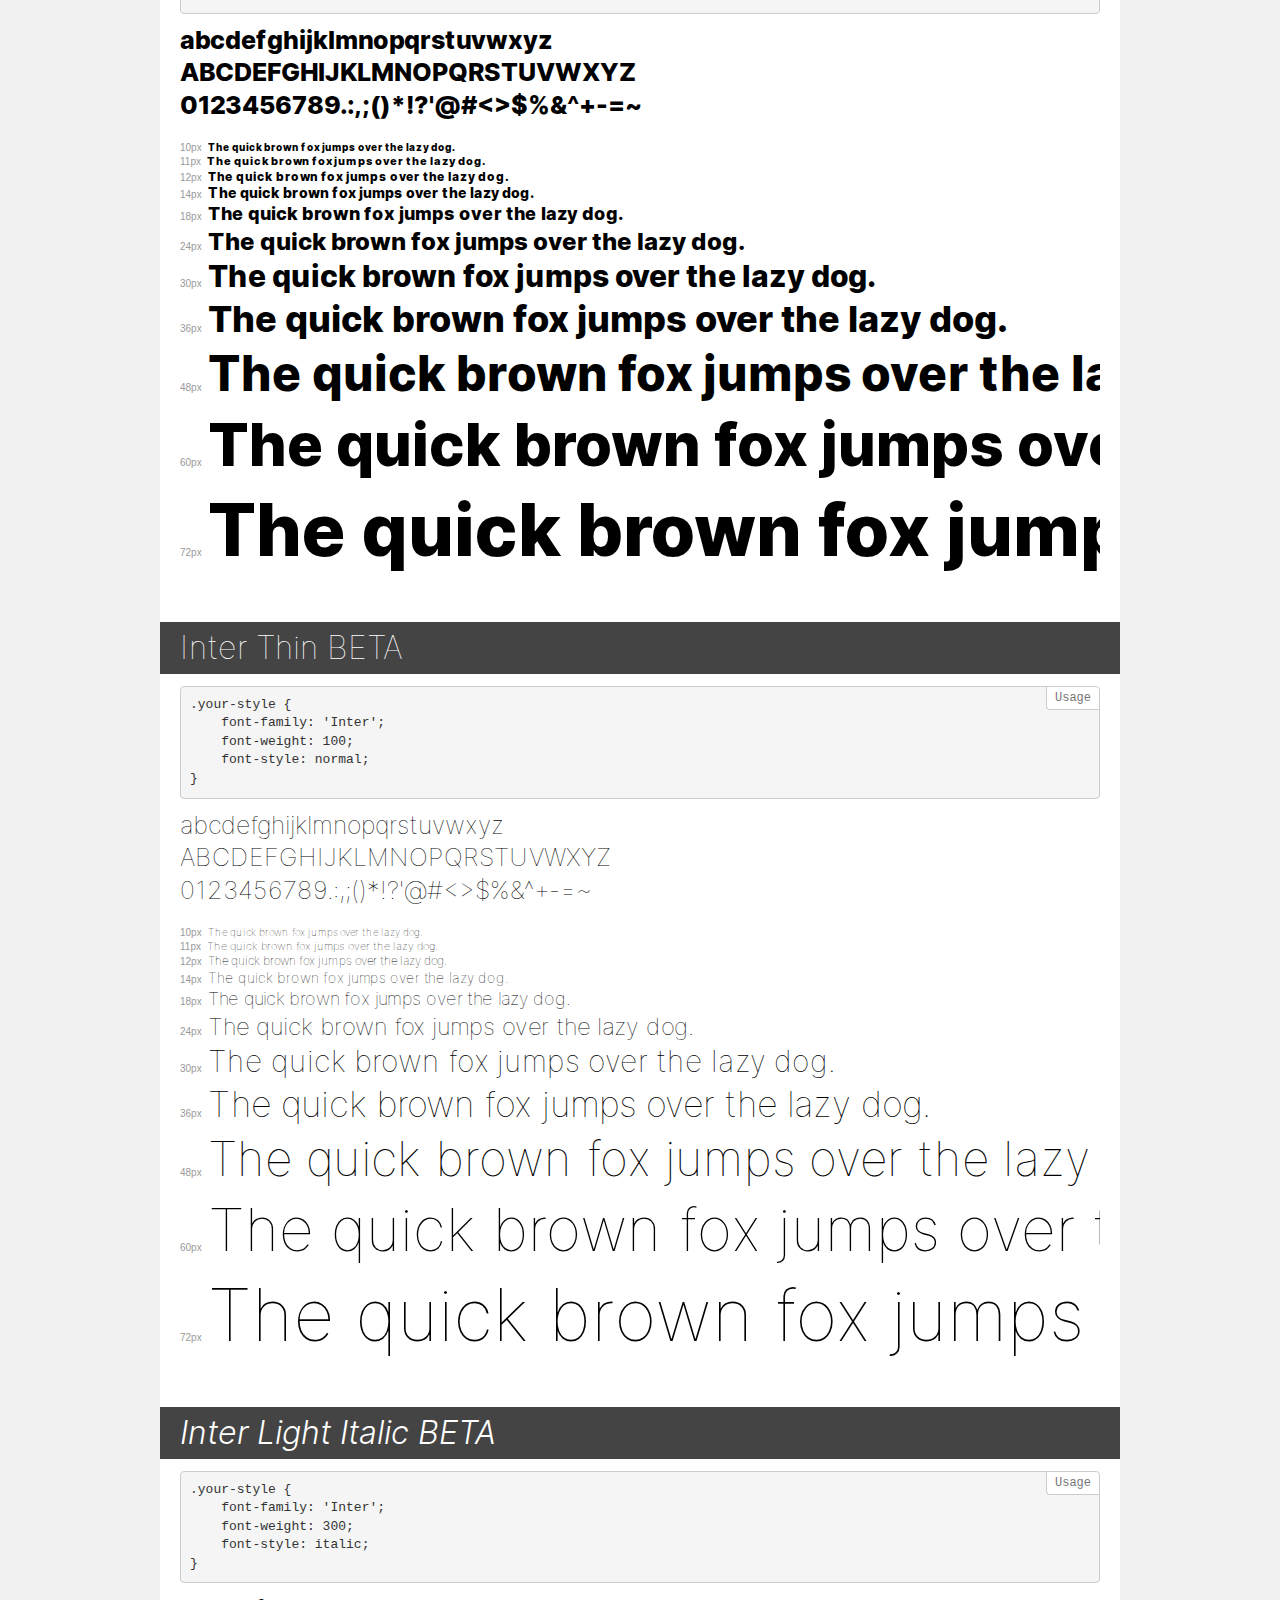
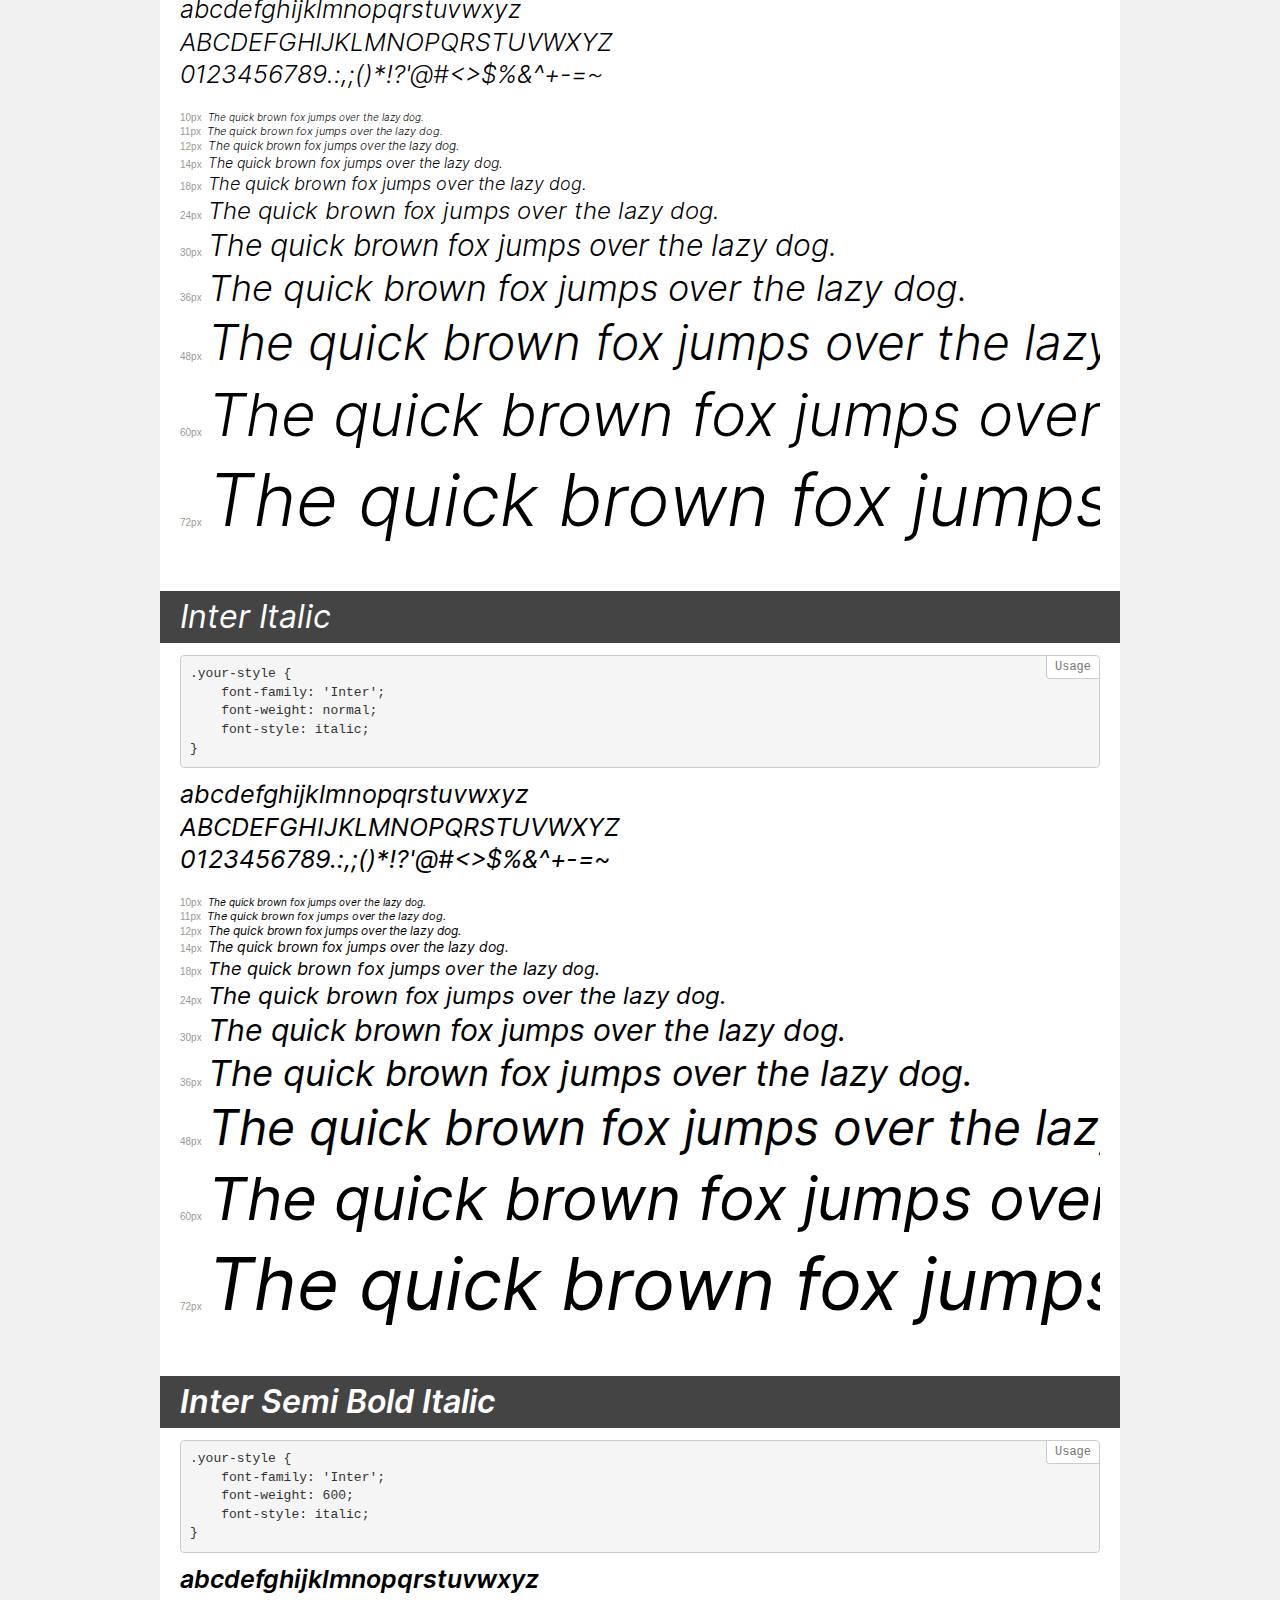
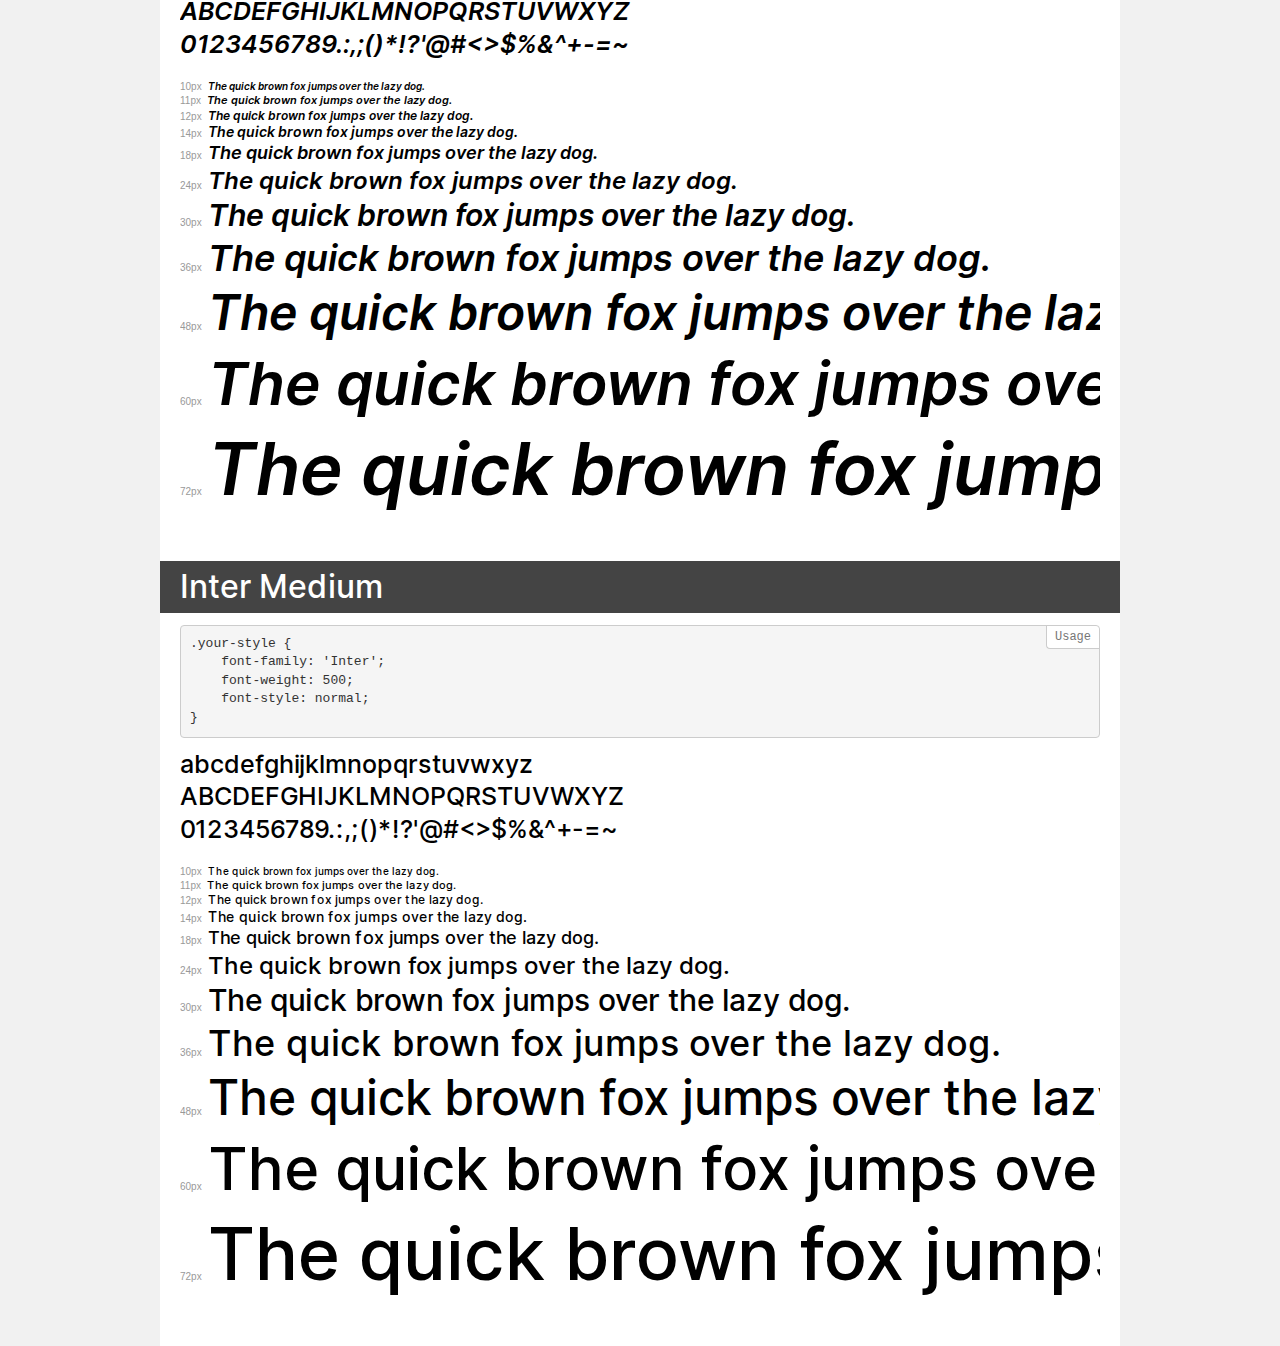
<file: assets/fonts/Inter/demo.html>
<!DOCTYPE html>
<html>
<head>
    <meta charset="utf-8">
    <meta http-equiv="X-UA-Compatible" content="IE=edge">
    <meta name="viewport" content="width=device-width, initial-scale=1">
    <meta name="robots" content="noindex, noarchive">
    <meta name="format-detection" content="telephone=no">
    <title>Transfonter demo</title>
    <link href="stylesheet.css" rel="stylesheet">
    <style>
        /*
        http://meyerweb.com/eric/tools/css/reset/
        v2.0 | 20110126
        License: none (public domain)
        */
        html, body, div, span, applet, object, iframe,
        h1, h2, h3, h4, h5, h6, p, blockquote, pre,
        a, abbr, acronym, address, big, cite, code,
        del, dfn, em, img, ins, kbd, q, s, samp,
        small, strike, strong, sub, sup, tt, var,
        b, u, i, center,
        dl, dt, dd, ol, ul, li,
        fieldset, form, label, legend,
        table, caption, tbody, tfoot, thead, tr, th, td,
        article, aside, canvas, details, embed,
        figure, figcaption, footer, header, hgroup,
        menu, nav, output, ruby, section, summary,
        time, mark, audio, video {
            margin: 0;
            padding: 0;
            border: 0;
            font-size: 100%;
            font: inherit;
            vertical-align: baseline;
        }
        /* HTML5 display-role reset for older browsers */
        article, aside, details, figcaption, figure,
        footer, header, hgroup, menu, nav, section {
            display: block;
        }
        body {
            line-height: 1;
        }
        ol, ul {
            list-style: none;
        }
        blockquote, q {
            quotes: none;
        }
        blockquote:before, blockquote:after,
        q:before, q:after {
            content: '';
            content: none;
        }
        table {
            border-collapse: collapse;
            border-spacing: 0;
        }
        /* common styles */
        body {
            background: #f1f1f1;
            color: #000;
        }
        .page {
            background: #fff;
            width: 920px;
            margin: 0 auto;
            padding: 20px 20px 0 20px;
            overflow: hidden;
        }
        .font-container {
            overflow-x: auto;
            overflow-y: hidden;
            margin-bottom: 40px;
            line-height: 1.3;
            white-space: nowrap;
            padding-bottom: 5px;
        }
        h1 {
            position: relative;
            background: #444;
            font-size: 32px;
            color: #fff;
            padding: 10px 20px;
            margin: 0 -20px 12px -20px;
        }
        .letters {
            font-size: 25px;
            margin-bottom: 20px;
        }
        .s10:before {
            content: '10px';
        }
        .s11:before {
            content: '11px';
        }
        .s12:before {
            content: '12px';
        }
        .s14:before {
            content: '14px';
        }
        .s18:before {
            content: '18px';
        }
        .s24:before {
            content: '24px';
        }
        .s30:before {
            content: '30px';
        }
        .s36:before {
            content: '36px';
        }
        .s48:before {
            content: '48px';
        }
        .s60:before {
            content: '60px';
        }
        .s72:before {
            content: '72px';
        }
        .s10:before, .s11:before, .s12:before, .s14:before,
        .s18:before, .s24:before, .s30:before, .s36:before,
        .s48:before, .s60:before, .s72:before {
            font-family: Arial, sans-serif;
            font-size: 10px;
            font-weight: normal;
            font-style: normal;
            color: #999;
            padding-right: 6px;
        }
        pre {
            display: block;
            position: relative;
            padding: 9px;
            margin: 0 0 10px;
            font-family: Monaco, Menlo, Consolas, "Courier New", monospace !important;
            font-size: 13px;
            line-height: 1.428571429;
            color: #333;
            font-weight: normal !important;
            font-style: normal !important;
            background-color: #f5f5f5;
            border: 1px solid #ccc;
            overflow-x: auto;
            border-radius: 4px;
        }
        pre:after {
            display: block;
            position: absolute;
            right: 0;
            top: 0;
            content: 'Usage';
            line-height: 1;
            padding: 5px 8px;
            font-size: 12px;
            color: #767676;
            background-color: #fff;
            border: 1px solid #ccc;
            border-right: none;
            border-top: none;
            border-radius: 0 4px 0 4px;
            z-index: 10;
        }
        /* responsive */
        @media (max-width: 959px) {
            .page {
                width: auto;
                margin: 0;
            }
        }
    </style>
</head>
<body>
<div class="page">
    <div class="demo" style="font-family: 'Inter'; font-weight: bold; font-style: italic;">
        <h1>Inter Bold Italic</h1>
        <pre>.your-style {
    font-family: 'Inter';
    font-weight: bold;
    font-style: italic;
}</pre>
        <div class="font-container">
            <p class="letters">
                abcdefghijklmnopqrstuvwxyz<br>
ABCDEFGHIJKLMNOPQRSTUVWXYZ<br>
                0123456789.:,;()*!?'@#<>$%&^+-=~
            </p>
            <p class="s10" style="font-size: 10px;">The quick brown fox jumps over the lazy dog.</p>
            <p class="s11" style="font-size: 11px;">The quick brown fox jumps over the lazy dog.</p>
            <p class="s12" style="font-size: 12px;">The quick brown fox jumps over the lazy dog.</p>
            <p class="s14" style="font-size: 14px;">The quick brown fox jumps over the lazy dog.</p>
            <p class="s18" style="font-size: 18px;">The quick brown fox jumps over the lazy dog.</p>
            <p class="s24" style="font-size: 24px;">The quick brown fox jumps over the lazy dog.</p>
            <p class="s30" style="font-size: 30px;">The quick brown fox jumps over the lazy dog.</p>
            <p class="s36" style="font-size: 36px;">The quick brown fox jumps over the lazy dog.</p>
            <p class="s48" style="font-size: 48px;">The quick brown fox jumps over the lazy dog.</p>
            <p class="s60" style="font-size: 60px;">The quick brown fox jumps over the lazy dog.</p>
            <p class="s72" style="font-size: 72px;">The quick brown fox jumps over the lazy dog.</p>
        </div>
    </div>
    <div class="demo" style="font-family: 'Inter'; font-weight: 500; font-style: italic;">
        <h1>Inter Medium Italic</h1>
        <pre>.your-style {
    font-family: 'Inter';
    font-weight: 500;
    font-style: italic;
}</pre>
        <div class="font-container">
            <p class="letters">
                abcdefghijklmnopqrstuvwxyz<br>
ABCDEFGHIJKLMNOPQRSTUVWXYZ<br>
                0123456789.:,;()*!?'@#<>$%&^+-=~
            </p>
            <p class="s10" style="font-size: 10px;">The quick brown fox jumps over the lazy dog.</p>
            <p class="s11" style="font-size: 11px;">The quick brown fox jumps over the lazy dog.</p>
            <p class="s12" style="font-size: 12px;">The quick brown fox jumps over the lazy dog.</p>
            <p class="s14" style="font-size: 14px;">The quick brown fox jumps over the lazy dog.</p>
            <p class="s18" style="font-size: 18px;">The quick brown fox jumps over the lazy dog.</p>
            <p class="s24" style="font-size: 24px;">The quick brown fox jumps over the lazy dog.</p>
            <p class="s30" style="font-size: 30px;">The quick brown fox jumps over the lazy dog.</p>
            <p class="s36" style="font-size: 36px;">The quick brown fox jumps over the lazy dog.</p>
            <p class="s48" style="font-size: 48px;">The quick brown fox jumps over the lazy dog.</p>
            <p class="s60" style="font-size: 60px;">The quick brown fox jumps over the lazy dog.</p>
            <p class="s72" style="font-size: 72px;">The quick brown fox jumps over the lazy dog.</p>
        </div>
    </div>
    <div class="demo" style="font-family: 'Inter'; font-weight: 100; font-style: italic;">
        <h1>Inter Thin Italic BETA</h1>
        <pre>.your-style {
    font-family: 'Inter';
    font-weight: 100;
    font-style: italic;
}</pre>
        <div class="font-container">
            <p class="letters">
                abcdefghijklmnopqrstuvwxyz<br>
ABCDEFGHIJKLMNOPQRSTUVWXYZ<br>
                0123456789.:,;()*!?'@#<>$%&^+-=~
            </p>
            <p class="s10" style="font-size: 10px;">The quick brown fox jumps over the lazy dog.</p>
            <p class="s11" style="font-size: 11px;">The quick brown fox jumps over the lazy dog.</p>
            <p class="s12" style="font-size: 12px;">The quick brown fox jumps over the lazy dog.</p>
            <p class="s14" style="font-size: 14px;">The quick brown fox jumps over the lazy dog.</p>
            <p class="s18" style="font-size: 18px;">The quick brown fox jumps over the lazy dog.</p>
            <p class="s24" style="font-size: 24px;">The quick brown fox jumps over the lazy dog.</p>
            <p class="s30" style="font-size: 30px;">The quick brown fox jumps over the lazy dog.</p>
            <p class="s36" style="font-size: 36px;">The quick brown fox jumps over the lazy dog.</p>
            <p class="s48" style="font-size: 48px;">The quick brown fox jumps over the lazy dog.</p>
            <p class="s60" style="font-size: 60px;">The quick brown fox jumps over the lazy dog.</p>
            <p class="s72" style="font-size: 72px;">The quick brown fox jumps over the lazy dog.</p>
        </div>
    </div>
    <div class="demo" style="font-family: 'Inter'; font-weight: normal; font-style: normal;">
        <h1>Inter Regular</h1>
        <pre>.your-style {
    font-family: 'Inter';
    font-weight: normal;
    font-style: normal;
}</pre>
        <div class="font-container">
            <p class="letters">
                abcdefghijklmnopqrstuvwxyz<br>
ABCDEFGHIJKLMNOPQRSTUVWXYZ<br>
                0123456789.:,;()*!?'@#<>$%&^+-=~
            </p>
            <p class="s10" style="font-size: 10px;">The quick brown fox jumps over the lazy dog.</p>
            <p class="s11" style="font-size: 11px;">The quick brown fox jumps over the lazy dog.</p>
            <p class="s12" style="font-size: 12px;">The quick brown fox jumps over the lazy dog.</p>
            <p class="s14" style="font-size: 14px;">The quick brown fox jumps over the lazy dog.</p>
            <p class="s18" style="font-size: 18px;">The quick brown fox jumps over the lazy dog.</p>
            <p class="s24" style="font-size: 24px;">The quick brown fox jumps over the lazy dog.</p>
            <p class="s30" style="font-size: 30px;">The quick brown fox jumps over the lazy dog.</p>
            <p class="s36" style="font-size: 36px;">The quick brown fox jumps over the lazy dog.</p>
            <p class="s48" style="font-size: 48px;">The quick brown fox jumps over the lazy dog.</p>
            <p class="s60" style="font-size: 60px;">The quick brown fox jumps over the lazy dog.</p>
            <p class="s72" style="font-size: 72px;">The quick brown fox jumps over the lazy dog.</p>
        </div>
    </div>
    <div class="demo" style="font-family: 'Inter'; font-weight: 900; font-style: normal;">
        <h1>Inter Black</h1>
        <pre>.your-style {
    font-family: 'Inter';
    font-weight: 900;
    font-style: normal;
}</pre>
        <div class="font-container">
            <p class="letters">
                abcdefghijklmnopqrstuvwxyz<br>
ABCDEFGHIJKLMNOPQRSTUVWXYZ<br>
                0123456789.:,;()*!?'@#<>$%&^+-=~
            </p>
            <p class="s10" style="font-size: 10px;">The quick brown fox jumps over the lazy dog.</p>
            <p class="s11" style="font-size: 11px;">The quick brown fox jumps over the lazy dog.</p>
            <p class="s12" style="font-size: 12px;">The quick brown fox jumps over the lazy dog.</p>
            <p class="s14" style="font-size: 14px;">The quick brown fox jumps over the lazy dog.</p>
            <p class="s18" style="font-size: 18px;">The quick brown fox jumps over the lazy dog.</p>
            <p class="s24" style="font-size: 24px;">The quick brown fox jumps over the lazy dog.</p>
            <p class="s30" style="font-size: 30px;">The quick brown fox jumps over the lazy dog.</p>
            <p class="s36" style="font-size: 36px;">The quick brown fox jumps over the lazy dog.</p>
            <p class="s48" style="font-size: 48px;">The quick brown fox jumps over the lazy dog.</p>
            <p class="s60" style="font-size: 60px;">The quick brown fox jumps over the lazy dog.</p>
            <p class="s72" style="font-size: 72px;">The quick brown fox jumps over the lazy dog.</p>
        </div>
    </div>
    <div class="demo" style="font-family: 'Inter'; font-weight: 900; font-style: italic;">
        <h1>Inter Black Italic</h1>
        <pre>.your-style {
    font-family: 'Inter';
    font-weight: 900;
    font-style: italic;
}</pre>
        <div class="font-container">
            <p class="letters">
                abcdefghijklmnopqrstuvwxyz<br>
ABCDEFGHIJKLMNOPQRSTUVWXYZ<br>
                0123456789.:,;()*!?'@#<>$%&^+-=~
            </p>
            <p class="s10" style="font-size: 10px;">The quick brown fox jumps over the lazy dog.</p>
            <p class="s11" style="font-size: 11px;">The quick brown fox jumps over the lazy dog.</p>
            <p class="s12" style="font-size: 12px;">The quick brown fox jumps over the lazy dog.</p>
            <p class="s14" style="font-size: 14px;">The quick brown fox jumps over the lazy dog.</p>
            <p class="s18" style="font-size: 18px;">The quick brown fox jumps over the lazy dog.</p>
            <p class="s24" style="font-size: 24px;">The quick brown fox jumps over the lazy dog.</p>
            <p class="s30" style="font-size: 30px;">The quick brown fox jumps over the lazy dog.</p>
            <p class="s36" style="font-size: 36px;">The quick brown fox jumps over the lazy dog.</p>
            <p class="s48" style="font-size: 48px;">The quick brown fox jumps over the lazy dog.</p>
            <p class="s60" style="font-size: 60px;">The quick brown fox jumps over the lazy dog.</p>
            <p class="s72" style="font-size: 72px;">The quick brown fox jumps over the lazy dog.</p>
        </div>
    </div>
    <div class="demo" style="font-family: 'Inter'; font-weight: 300; font-style: normal;">
        <h1>Inter Light BETA</h1>
        <pre>.your-style {
    font-family: 'Inter';
    font-weight: 300;
    font-style: normal;
}</pre>
        <div class="font-container">
            <p class="letters">
                abcdefghijklmnopqrstuvwxyz<br>
ABCDEFGHIJKLMNOPQRSTUVWXYZ<br>
                0123456789.:,;()*!?'@#<>$%&^+-=~
            </p>
            <p class="s10" style="font-size: 10px;">The quick brown fox jumps over the lazy dog.</p>
            <p class="s11" style="font-size: 11px;">The quick brown fox jumps over the lazy dog.</p>
            <p class="s12" style="font-size: 12px;">The quick brown fox jumps over the lazy dog.</p>
            <p class="s14" style="font-size: 14px;">The quick brown fox jumps over the lazy dog.</p>
            <p class="s18" style="font-size: 18px;">The quick brown fox jumps over the lazy dog.</p>
            <p class="s24" style="font-size: 24px;">The quick brown fox jumps over the lazy dog.</p>
            <p class="s30" style="font-size: 30px;">The quick brown fox jumps over the lazy dog.</p>
            <p class="s36" style="font-size: 36px;">The quick brown fox jumps over the lazy dog.</p>
            <p class="s48" style="font-size: 48px;">The quick brown fox jumps over the lazy dog.</p>
            <p class="s60" style="font-size: 60px;">The quick brown fox jumps over the lazy dog.</p>
            <p class="s72" style="font-size: 72px;">The quick brown fox jumps over the lazy dog.</p>
        </div>
    </div>
    <div class="demo" style="font-family: 'Inter'; font-weight: 600; font-style: normal;">
        <h1>Inter Semi Bold</h1>
        <pre>.your-style {
    font-family: 'Inter';
    font-weight: 600;
    font-style: normal;
}</pre>
        <div class="font-container">
            <p class="letters">
                abcdefghijklmnopqrstuvwxyz<br>
ABCDEFGHIJKLMNOPQRSTUVWXYZ<br>
                0123456789.:,;()*!?'@#<>$%&^+-=~
            </p>
            <p class="s10" style="font-size: 10px;">The quick brown fox jumps over the lazy dog.</p>
            <p class="s11" style="font-size: 11px;">The quick brown fox jumps over the lazy dog.</p>
            <p class="s12" style="font-size: 12px;">The quick brown fox jumps over the lazy dog.</p>
            <p class="s14" style="font-size: 14px;">The quick brown fox jumps over the lazy dog.</p>
            <p class="s18" style="font-size: 18px;">The quick brown fox jumps over the lazy dog.</p>
            <p class="s24" style="font-size: 24px;">The quick brown fox jumps over the lazy dog.</p>
            <p class="s30" style="font-size: 30px;">The quick brown fox jumps over the lazy dog.</p>
            <p class="s36" style="font-size: 36px;">The quick brown fox jumps over the lazy dog.</p>
            <p class="s48" style="font-size: 48px;">The quick brown fox jumps over the lazy dog.</p>
            <p class="s60" style="font-size: 60px;">The quick brown fox jumps over the lazy dog.</p>
            <p class="s72" style="font-size: 72px;">The quick brown fox jumps over the lazy dog.</p>
        </div>
    </div>
    <div class="demo" style="font-family: 'Inter'; font-weight: 800; font-style: italic;">
        <h1>Inter Extra Bold Italic</h1>
        <pre>.your-style {
    font-family: 'Inter';
    font-weight: 800;
    font-style: italic;
}</pre>
        <div class="font-container">
            <p class="letters">
                abcdefghijklmnopqrstuvwxyz<br>
ABCDEFGHIJKLMNOPQRSTUVWXYZ<br>
                0123456789.:,;()*!?'@#<>$%&^+-=~
            </p>
            <p class="s10" style="font-size: 10px;">The quick brown fox jumps over the lazy dog.</p>
            <p class="s11" style="font-size: 11px;">The quick brown fox jumps over the lazy dog.</p>
            <p class="s12" style="font-size: 12px;">The quick brown fox jumps over the lazy dog.</p>
            <p class="s14" style="font-size: 14px;">The quick brown fox jumps over the lazy dog.</p>
            <p class="s18" style="font-size: 18px;">The quick brown fox jumps over the lazy dog.</p>
            <p class="s24" style="font-size: 24px;">The quick brown fox jumps over the lazy dog.</p>
            <p class="s30" style="font-size: 30px;">The quick brown fox jumps over the lazy dog.</p>
            <p class="s36" style="font-size: 36px;">The quick brown fox jumps over the lazy dog.</p>
            <p class="s48" style="font-size: 48px;">The quick brown fox jumps over the lazy dog.</p>
            <p class="s60" style="font-size: 60px;">The quick brown fox jumps over the lazy dog.</p>
            <p class="s72" style="font-size: 72px;">The quick brown fox jumps over the lazy dog.</p>
        </div>
    </div>
    <div class="demo" style="font-family: 'Inter'; font-weight: bold; font-style: normal;">
        <h1>Inter Bold</h1>
        <pre>.your-style {
    font-family: 'Inter';
    font-weight: bold;
    font-style: normal;
}</pre>
        <div class="font-container">
            <p class="letters">
                abcdefghijklmnopqrstuvwxyz<br>
ABCDEFGHIJKLMNOPQRSTUVWXYZ<br>
                0123456789.:,;()*!?'@#<>$%&^+-=~
            </p>
            <p class="s10" style="font-size: 10px;">The quick brown fox jumps over the lazy dog.</p>
            <p class="s11" style="font-size: 11px;">The quick brown fox jumps over the lazy dog.</p>
            <p class="s12" style="font-size: 12px;">The quick brown fox jumps over the lazy dog.</p>
            <p class="s14" style="font-size: 14px;">The quick brown fox jumps over the lazy dog.</p>
            <p class="s18" style="font-size: 18px;">The quick brown fox jumps over the lazy dog.</p>
            <p class="s24" style="font-size: 24px;">The quick brown fox jumps over the lazy dog.</p>
            <p class="s30" style="font-size: 30px;">The quick brown fox jumps over the lazy dog.</p>
            <p class="s36" style="font-size: 36px;">The quick brown fox jumps over the lazy dog.</p>
            <p class="s48" style="font-size: 48px;">The quick brown fox jumps over the lazy dog.</p>
            <p class="s60" style="font-size: 60px;">The quick brown fox jumps over the lazy dog.</p>
            <p class="s72" style="font-size: 72px;">The quick brown fox jumps over the lazy dog.</p>
        </div>
    </div>
    <div class="demo" style="font-family: 'Inter'; font-weight: 200; font-style: italic;">
        <h1>Inter Extra Light Italic BETA</h1>
        <pre>.your-style {
    font-family: 'Inter';
    font-weight: 200;
    font-style: italic;
}</pre>
        <div class="font-container">
            <p class="letters">
                abcdefghijklmnopqrstuvwxyz<br>
ABCDEFGHIJKLMNOPQRSTUVWXYZ<br>
                0123456789.:,;()*!?'@#<>$%&^+-=~
            </p>
            <p class="s10" style="font-size: 10px;">The quick brown fox jumps over the lazy dog.</p>
            <p class="s11" style="font-size: 11px;">The quick brown fox jumps over the lazy dog.</p>
            <p class="s12" style="font-size: 12px;">The quick brown fox jumps over the lazy dog.</p>
            <p class="s14" style="font-size: 14px;">The quick brown fox jumps over the lazy dog.</p>
            <p class="s18" style="font-size: 18px;">The quick brown fox jumps over the lazy dog.</p>
            <p class="s24" style="font-size: 24px;">The quick brown fox jumps over the lazy dog.</p>
            <p class="s30" style="font-size: 30px;">The quick brown fox jumps over the lazy dog.</p>
            <p class="s36" style="font-size: 36px;">The quick brown fox jumps over the lazy dog.</p>
            <p class="s48" style="font-size: 48px;">The quick brown fox jumps over the lazy dog.</p>
            <p class="s60" style="font-size: 60px;">The quick brown fox jumps over the lazy dog.</p>
            <p class="s72" style="font-size: 72px;">The quick brown fox jumps over the lazy dog.</p>
        </div>
    </div>
    <div class="demo" style="font-family: 'Inter'; font-weight: 200; font-style: normal;">
        <h1>Inter Extra Light BETA</h1>
        <pre>.your-style {
    font-family: 'Inter';
    font-weight: 200;
    font-style: normal;
}</pre>
        <div class="font-container">
            <p class="letters">
                abcdefghijklmnopqrstuvwxyz<br>
ABCDEFGHIJKLMNOPQRSTUVWXYZ<br>
                0123456789.:,;()*!?'@#<>$%&^+-=~
            </p>
            <p class="s10" style="font-size: 10px;">The quick brown fox jumps over the lazy dog.</p>
            <p class="s11" style="font-size: 11px;">The quick brown fox jumps over the lazy dog.</p>
            <p class="s12" style="font-size: 12px;">The quick brown fox jumps over the lazy dog.</p>
            <p class="s14" style="font-size: 14px;">The quick brown fox jumps over the lazy dog.</p>
            <p class="s18" style="font-size: 18px;">The quick brown fox jumps over the lazy dog.</p>
            <p class="s24" style="font-size: 24px;">The quick brown fox jumps over the lazy dog.</p>
            <p class="s30" style="font-size: 30px;">The quick brown fox jumps over the lazy dog.</p>
            <p class="s36" style="font-size: 36px;">The quick brown fox jumps over the lazy dog.</p>
            <p class="s48" style="font-size: 48px;">The quick brown fox jumps over the lazy dog.</p>
            <p class="s60" style="font-size: 60px;">The quick brown fox jumps over the lazy dog.</p>
            <p class="s72" style="font-size: 72px;">The quick brown fox jumps over the lazy dog.</p>
        </div>
    </div>
    <div class="demo" style="font-family: 'Inter'; font-weight: 800; font-style: normal;">
        <h1>Inter Extra Bold</h1>
        <pre>.your-style {
    font-family: 'Inter';
    font-weight: 800;
    font-style: normal;
}</pre>
        <div class="font-container">
            <p class="letters">
                abcdefghijklmnopqrstuvwxyz<br>
ABCDEFGHIJKLMNOPQRSTUVWXYZ<br>
                0123456789.:,;()*!?'@#<>$%&^+-=~
            </p>
            <p class="s10" style="font-size: 10px;">The quick brown fox jumps over the lazy dog.</p>
            <p class="s11" style="font-size: 11px;">The quick brown fox jumps over the lazy dog.</p>
            <p class="s12" style="font-size: 12px;">The quick brown fox jumps over the lazy dog.</p>
            <p class="s14" style="font-size: 14px;">The quick brown fox jumps over the lazy dog.</p>
            <p class="s18" style="font-size: 18px;">The quick brown fox jumps over the lazy dog.</p>
            <p class="s24" style="font-size: 24px;">The quick brown fox jumps over the lazy dog.</p>
            <p class="s30" style="font-size: 30px;">The quick brown fox jumps over the lazy dog.</p>
            <p class="s36" style="font-size: 36px;">The quick brown fox jumps over the lazy dog.</p>
            <p class="s48" style="font-size: 48px;">The quick brown fox jumps over the lazy dog.</p>
            <p class="s60" style="font-size: 60px;">The quick brown fox jumps over the lazy dog.</p>
            <p class="s72" style="font-size: 72px;">The quick brown fox jumps over the lazy dog.</p>
        </div>
    </div>
    <div class="demo" style="font-family: 'Inter'; font-weight: 100; font-style: normal;">
        <h1>Inter Thin BETA</h1>
        <pre>.your-style {
    font-family: 'Inter';
    font-weight: 100;
    font-style: normal;
}</pre>
        <div class="font-container">
            <p class="letters">
                abcdefghijklmnopqrstuvwxyz<br>
ABCDEFGHIJKLMNOPQRSTUVWXYZ<br>
                0123456789.:,;()*!?'@#<>$%&^+-=~
            </p>
            <p class="s10" style="font-size: 10px;">The quick brown fox jumps over the lazy dog.</p>
            <p class="s11" style="font-size: 11px;">The quick brown fox jumps over the lazy dog.</p>
            <p class="s12" style="font-size: 12px;">The quick brown fox jumps over the lazy dog.</p>
            <p class="s14" style="font-size: 14px;">The quick brown fox jumps over the lazy dog.</p>
            <p class="s18" style="font-size: 18px;">The quick brown fox jumps over the lazy dog.</p>
            <p class="s24" style="font-size: 24px;">The quick brown fox jumps over the lazy dog.</p>
            <p class="s30" style="font-size: 30px;">The quick brown fox jumps over the lazy dog.</p>
            <p class="s36" style="font-size: 36px;">The quick brown fox jumps over the lazy dog.</p>
            <p class="s48" style="font-size: 48px;">The quick brown fox jumps over the lazy dog.</p>
            <p class="s60" style="font-size: 60px;">The quick brown fox jumps over the lazy dog.</p>
            <p class="s72" style="font-size: 72px;">The quick brown fox jumps over the lazy dog.</p>
        </div>
    </div>
    <div class="demo" style="font-family: 'Inter'; font-weight: 300; font-style: italic;">
        <h1>Inter Light Italic BETA</h1>
        <pre>.your-style {
    font-family: 'Inter';
    font-weight: 300;
    font-style: italic;
}</pre>
        <div class="font-container">
            <p class="letters">
                abcdefghijklmnopqrstuvwxyz<br>
ABCDEFGHIJKLMNOPQRSTUVWXYZ<br>
                0123456789.:,;()*!?'@#<>$%&^+-=~
            </p>
            <p class="s10" style="font-size: 10px;">The quick brown fox jumps over the lazy dog.</p>
            <p class="s11" style="font-size: 11px;">The quick brown fox jumps over the lazy dog.</p>
            <p class="s12" style="font-size: 12px;">The quick brown fox jumps over the lazy dog.</p>
            <p class="s14" style="font-size: 14px;">The quick brown fox jumps over the lazy dog.</p>
            <p class="s18" style="font-size: 18px;">The quick brown fox jumps over the lazy dog.</p>
            <p class="s24" style="font-size: 24px;">The quick brown fox jumps over the lazy dog.</p>
            <p class="s30" style="font-size: 30px;">The quick brown fox jumps over the lazy dog.</p>
            <p class="s36" style="font-size: 36px;">The quick brown fox jumps over the lazy dog.</p>
            <p class="s48" style="font-size: 48px;">The quick brown fox jumps over the lazy dog.</p>
            <p class="s60" style="font-size: 60px;">The quick brown fox jumps over the lazy dog.</p>
            <p class="s72" style="font-size: 72px;">The quick brown fox jumps over the lazy dog.</p>
        </div>
    </div>
    <div class="demo" style="font-family: 'Inter'; font-weight: normal; font-style: italic;">
        <h1>Inter Italic</h1>
        <pre>.your-style {
    font-family: 'Inter';
    font-weight: normal;
    font-style: italic;
}</pre>
        <div class="font-container">
            <p class="letters">
                abcdefghijklmnopqrstuvwxyz<br>
ABCDEFGHIJKLMNOPQRSTUVWXYZ<br>
                0123456789.:,;()*!?'@#<>$%&^+-=~
            </p>
            <p class="s10" style="font-size: 10px;">The quick brown fox jumps over the lazy dog.</p>
            <p class="s11" style="font-size: 11px;">The quick brown fox jumps over the lazy dog.</p>
            <p class="s12" style="font-size: 12px;">The quick brown fox jumps over the lazy dog.</p>
            <p class="s14" style="font-size: 14px;">The quick brown fox jumps over the lazy dog.</p>
            <p class="s18" style="font-size: 18px;">The quick brown fox jumps over the lazy dog.</p>
            <p class="s24" style="font-size: 24px;">The quick brown fox jumps over the lazy dog.</p>
            <p class="s30" style="font-size: 30px;">The quick brown fox jumps over the lazy dog.</p>
            <p class="s36" style="font-size: 36px;">The quick brown fox jumps over the lazy dog.</p>
            <p class="s48" style="font-size: 48px;">The quick brown fox jumps over the lazy dog.</p>
            <p class="s60" style="font-size: 60px;">The quick brown fox jumps over the lazy dog.</p>
            <p class="s72" style="font-size: 72px;">The quick brown fox jumps over the lazy dog.</p>
        </div>
    </div>
    <div class="demo" style="font-family: 'Inter'; font-weight: 600; font-style: italic;">
        <h1>Inter Semi Bold Italic</h1>
        <pre>.your-style {
    font-family: 'Inter';
    font-weight: 600;
    font-style: italic;
}</pre>
        <div class="font-container">
            <p class="letters">
                abcdefghijklmnopqrstuvwxyz<br>
ABCDEFGHIJKLMNOPQRSTUVWXYZ<br>
                0123456789.:,;()*!?'@#<>$%&^+-=~
            </p>
            <p class="s10" style="font-size: 10px;">The quick brown fox jumps over the lazy dog.</p>
            <p class="s11" style="font-size: 11px;">The quick brown fox jumps over the lazy dog.</p>
            <p class="s12" style="font-size: 12px;">The quick brown fox jumps over the lazy dog.</p>
            <p class="s14" style="font-size: 14px;">The quick brown fox jumps over the lazy dog.</p>
            <p class="s18" style="font-size: 18px;">The quick brown fox jumps over the lazy dog.</p>
            <p class="s24" style="font-size: 24px;">The quick brown fox jumps over the lazy dog.</p>
            <p class="s30" style="font-size: 30px;">The quick brown fox jumps over the lazy dog.</p>
            <p class="s36" style="font-size: 36px;">The quick brown fox jumps over the lazy dog.</p>
            <p class="s48" style="font-size: 48px;">The quick brown fox jumps over the lazy dog.</p>
            <p class="s60" style="font-size: 60px;">The quick brown fox jumps over the lazy dog.</p>
            <p class="s72" style="font-size: 72px;">The quick brown fox jumps over the lazy dog.</p>
        </div>
    </div>
    <div class="demo" style="font-family: 'Inter'; font-weight: 500; font-style: normal;">
        <h1>Inter Medium</h1>
        <pre>.your-style {
    font-family: 'Inter';
    font-weight: 500;
    font-style: normal;
}</pre>
        <div class="font-container">
            <p class="letters">
                abcdefghijklmnopqrstuvwxyz<br>
ABCDEFGHIJKLMNOPQRSTUVWXYZ<br>
                0123456789.:,;()*!?'@#<>$%&^+-=~
            </p>
            <p class="s10" style="font-size: 10px;">The quick brown fox jumps over the lazy dog.</p>
            <p class="s11" style="font-size: 11px;">The quick brown fox jumps over the lazy dog.</p>
            <p class="s12" style="font-size: 12px;">The quick brown fox jumps over the lazy dog.</p>
            <p class="s14" style="font-size: 14px;">The quick brown fox jumps over the lazy dog.</p>
            <p class="s18" style="font-size: 18px;">The quick brown fox jumps over the lazy dog.</p>
            <p class="s24" style="font-size: 24px;">The quick brown fox jumps over the lazy dog.</p>
            <p class="s30" style="font-size: 30px;">The quick brown fox jumps over the lazy dog.</p>
            <p class="s36" style="font-size: 36px;">The quick brown fox jumps over the lazy dog.</p>
            <p class="s48" style="font-size: 48px;">The quick brown fox jumps over the lazy dog.</p>
            <p class="s60" style="font-size: 60px;">The quick brown fox jumps over the lazy dog.</p>
            <p class="s72" style="font-size: 72px;">The quick brown fox jumps over the lazy dog.</p>
        </div>
    </div>
</div>
</body>
</html>
</file>
<file: assets/fonts/Arial/stylesheet.css>
/* This stylesheet generated by Transfonter (https://transfonter.org) on August 20, 2017 5:39 PM */

@font-face {
	font-family: 'Arial';
	src: url('Arial-ItalicMT.eot');
	src: local('Arial Italic'), local('Arial-ItalicMT'),
		url('Arial-ItalicMT.eot?#iefix') format('embedded-opentype'),
		url('Arial-ItalicMT.woff') format('woff'),
		url('Arial-ItalicMT.ttf') format('truetype');
	font-weight: normal;
	font-style: italic;
}

@font-face {
	font-family: 'Arial Narrow';
	src: url('ArialNarrow-Bold.eot');
	src: local('Arial Narrow Bold'), local('ArialNarrow-Bold'),
		url('ArialNarrow-Bold.eot?#iefix') format('embedded-opentype'),
		url('ArialNarrow-Bold.woff') format('woff'),
		url('ArialNarrow-Bold.ttf') format('truetype');
	font-weight: bold;
	font-style: normal;
}

@font-face {
	font-family: 'Arial';
	src: url('Arial-BoldItalicMT.eot');
	src: local('Arial Bold Italic'), local('Arial-BoldItalicMT'),
		url('Arial-BoldItalicMT.eot?#iefix') format('embedded-opentype'),
		url('Arial-BoldItalicMT.woff') format('woff'),
		url('Arial-BoldItalicMT.ttf') format('truetype');
	font-weight: bold;
	font-style: italic;
}

@font-face {
	font-family: 'Arial Narrow';
	src: url('ArialNarrow.eot');
	src: local('Arial Narrow'), local('ArialNarrow'),
		url('ArialNarrow.eot?#iefix') format('embedded-opentype'),
		url('ArialNarrow.woff') format('woff'),
		url('ArialNarrow.ttf') format('truetype');
	font-weight: normal;
	font-style: normal;
}

@font-face {
	font-family: 'Arial Narrow';
	src: url('ArialNarrow-Italic.eot');
	src: local('Arial Narrow Italic'), local('ArialNarrow-Italic'),
		url('ArialNarrow-Italic.eot?#iefix') format('embedded-opentype'),
		url('ArialNarrow-Italic.woff') format('woff'),
		url('ArialNarrow-Italic.ttf') format('truetype');
	font-weight: normal;
	font-style: italic;
}

@font-face {
	font-family: 'Arial';
	src: url('ArialMT.eot');
	src: local('Arial'), local('ArialMT'),
		url('ArialMT.eot?#iefix') format('embedded-opentype'),
		url('ArialMT.woff') format('woff'),
		url('ArialMT.ttf') format('truetype');
	font-weight: normal;
	font-style: normal;
}

@font-face {
	font-family: 'Arial';
	src: url('Arial-BoldMT.eot');
	src: local('Arial Bold'), local('Arial-BoldMT'),
		url('Arial-BoldMT.eot?#iefix') format('embedded-opentype'),
		url('Arial-BoldMT.woff') format('woff'),
		url('Arial-BoldMT.ttf') format('truetype');
	font-weight: bold;
	font-style: normal;
}

@font-face {
	font-family: 'Arial';
	src: url('Arial-Black.eot');
	src: local('Arial Black'), local('Arial-Black'),
		url('Arial-Black.eot?#iefix') format('embedded-opentype'),
		url('Arial-Black.woff') format('woff'),
		url('Arial-Black.ttf') format('truetype');
	font-weight: 900;
	font-style: normal;
}

@font-face {
	font-family: 'Arial Narrow';
	src: url('ArialNarrow-BoldItalic.eot');
	src: local('Arial Narrow Bold Italic'), local('ArialNarrow-BoldItalic'),
		url('ArialNarrow-BoldItalic.eot?#iefix') format('embedded-opentype'),
		url('ArialNarrow-BoldItalic.woff') format('woff'),
		url('ArialNarrow-BoldItalic.ttf') format('truetype');
	font-weight: bold;
	font-style: italic;
}
</file>
<file: assets/fonts/Inter/stylesheet.css>
@font-face {
    font-family: 'Inter';
    src: url('Inter-BoldItalic.eot');
    src: local('Inter Bold Italic'), local('Inter-BoldItalic'),
        url('Inter-BoldItalic.eot?#iefix') format('embedded-opentype'),
        url('Inter-BoldItalic.woff2') format('woff2'),
        url('Inter-BoldItalic.woff') format('woff'),
        url('Inter-BoldItalic.ttf') format('truetype');
    font-weight: bold;
    font-style: italic;
}

@font-face {
    font-family: 'Inter';
    src: url('Inter-MediumItalic.eot');
    src: local('Inter Medium Italic'), local('Inter-MediumItalic'),
        url('Inter-MediumItalic.eot?#iefix') format('embedded-opentype'),
        url('Inter-MediumItalic.woff2') format('woff2'),
        url('Inter-MediumItalic.woff') format('woff'),
        url('Inter-MediumItalic.ttf') format('truetype');
    font-weight: 500;
    font-style: italic;
}

@font-face {
    font-family: 'Inter';
    src: url('Inter-ThinItalicBETA.eot');
    src: local('Inter Thin Italic BETA'), local('Inter-ThinItalicBETA'),
        url('Inter-ThinItalicBETA.eot?#iefix') format('embedded-opentype'),
        url('Inter-ThinItalicBETA.woff2') format('woff2'),
        url('Inter-ThinItalicBETA.woff') format('woff'),
        url('Inter-ThinItalicBETA.ttf') format('truetype');
    font-weight: 100;
    font-style: italic;
}

@font-face {
    font-family: 'Inter';
    src: url('Inter-Regular.eot');
    src: local('Inter Regular'), local('Inter-Regular'),
        url('Inter-Regular.eot?#iefix') format('embedded-opentype'),
        url('Inter-Regular.woff2') format('woff2'),
        url('Inter-Regular.woff') format('woff'),
        url('Inter-Regular.ttf') format('truetype');
    font-weight: normal;
    font-style: normal;
}

@font-face {
    font-family: 'Inter';
    src: url('Inter-Black.eot');
    src: local('Inter Black'), local('Inter-Black'),
        url('Inter-Black.eot?#iefix') format('embedded-opentype'),
        url('Inter-Black.woff2') format('woff2'),
        url('Inter-Black.woff') format('woff'),
        url('Inter-Black.ttf') format('truetype');
    font-weight: 900;
    font-style: normal;
}

@font-face {
    font-family: 'Inter';
    src: url('Inter-BlackItalic.eot');
    src: local('Inter Black Italic'), local('Inter-BlackItalic'),
        url('Inter-BlackItalic.eot?#iefix') format('embedded-opentype'),
        url('Inter-BlackItalic.woff2') format('woff2'),
        url('Inter-BlackItalic.woff') format('woff'),
        url('Inter-BlackItalic.ttf') format('truetype');
    font-weight: 900;
    font-style: italic;
}

@font-face {
    font-family: 'Inter';
    src: url('Inter-LightBETA.eot');
    src: local('Inter Light BETA'), local('Inter-LightBETA'),
        url('Inter-LightBETA.eot?#iefix') format('embedded-opentype'),
        url('Inter-LightBETA.woff2') format('woff2'),
        url('Inter-LightBETA.woff') format('woff'),
        url('Inter-LightBETA.ttf') format('truetype');
    font-weight: 300;
    font-style: normal;
}

@font-face {
    font-family: 'Inter';
    src: url('Inter-SemiBold.eot');
    src: local('Inter Semi Bold'), local('Inter-SemiBold'),
        url('Inter-SemiBold.eot?#iefix') format('embedded-opentype'),
        url('Inter-SemiBold.woff2') format('woff2'),
        url('Inter-SemiBold.woff') format('woff'),
        url('Inter-SemiBold.ttf') format('truetype');
    font-weight: 600;
    font-style: normal;
}

@font-face {
    font-family: 'Inter';
    src: url('Inter-ExtraBoldItalic.eot');
    src: local('Inter Extra Bold Italic'), local('Inter-ExtraBoldItalic'),
        url('Inter-ExtraBoldItalic.eot?#iefix') format('embedded-opentype'),
        url('Inter-ExtraBoldItalic.woff2') format('woff2'),
        url('Inter-ExtraBoldItalic.woff') format('woff'),
        url('Inter-ExtraBoldItalic.ttf') format('truetype');
    font-weight: 800;
    font-style: italic;
}

@font-face {
    font-family: 'Inter';
    src: url('Inter-Bold.eot');
    src: local('Inter Bold'), local('Inter-Bold'),
        url('Inter-Bold.eot?#iefix') format('embedded-opentype'),
        url('Inter-Bold.woff2') format('woff2'),
        url('Inter-Bold.woff') format('woff'),
        url('Inter-Bold.ttf') format('truetype');
    font-weight: bold;
    font-style: normal;
}

@font-face {
    font-family: 'Inter';
    src: url('Inter-ExtraLightItalicBETA.eot');
    src: local('Inter Extra Light Italic BETA'), local('Inter-ExtraLightItalicBETA'),
        url('Inter-ExtraLightItalicBETA.eot?#iefix') format('embedded-opentype'),
        url('Inter-ExtraLightItalicBETA.woff2') format('woff2'),
        url('Inter-ExtraLightItalicBETA.woff') format('woff'),
        url('Inter-ExtraLightItalicBETA.ttf') format('truetype');
    font-weight: 200;
    font-style: italic;
}

@font-face {
    font-family: 'Inter';
    src: url('Inter-ExtraLightBETA.eot');
    src: local('Inter Extra Light BETA'), local('Inter-ExtraLightBETA'),
        url('Inter-ExtraLightBETA.eot?#iefix') format('embedded-opentype'),
        url('Inter-ExtraLightBETA.woff2') format('woff2'),
        url('Inter-ExtraLightBETA.woff') format('woff'),
        url('Inter-ExtraLightBETA.ttf') format('truetype');
    font-weight: 200;
    font-style: normal;
}

@font-face {
    font-family: 'Inter';
    src: url('Inter-ExtraBold.eot');
    src: local('Inter Extra Bold'), local('Inter-ExtraBold'),
        url('Inter-ExtraBold.eot?#iefix') format('embedded-opentype'),
        url('Inter-ExtraBold.woff2') format('woff2'),
        url('Inter-ExtraBold.woff') format('woff'),
        url('Inter-ExtraBold.ttf') format('truetype');
    font-weight: 800;
    font-style: normal;
}

@font-face {
    font-family: 'Inter';
    src: url('Inter-ThinBETA.eot');
    src: local('Inter Thin BETA'), local('Inter-ThinBETA'),
        url('Inter-ThinBETA.eot?#iefix') format('embedded-opentype'),
        url('Inter-ThinBETA.woff2') format('woff2'),
        url('Inter-ThinBETA.woff') format('woff'),
        url('Inter-ThinBETA.ttf') format('truetype');
    font-weight: 100;
    font-style: normal;
}

@font-face {
    font-family: 'Inter';
    src: url('Inter-LightItalicBETA.eot');
    src: local('Inter Light Italic BETA'), local('Inter-LightItalicBETA'),
        url('Inter-LightItalicBETA.eot?#iefix') format('embedded-opentype'),
        url('Inter-LightItalicBETA.woff2') format('woff2'),
        url('Inter-LightItalicBETA.woff') format('woff'),
        url('Inter-LightItalicBETA.ttf') format('truetype');
    font-weight: 300;
    font-style: italic;
}

@font-face {
    font-family: 'Inter';
    src: url('Inter-Italic.eot');
    src: local('Inter Italic'), local('Inter-Italic'),
        url('Inter-Italic.eot?#iefix') format('embedded-opentype'),
        url('Inter-Italic.woff2') format('woff2'),
        url('Inter-Italic.woff') format('woff'),
        url('Inter-Italic.ttf') format('truetype');
    font-weight: normal;
    font-style: italic;
}

@font-face {
    font-family: 'Inter';
    src: url('Inter-SemiBoldItalic.eot');
    src: local('Inter Semi Bold Italic'), local('Inter-SemiBoldItalic'),
        url('Inter-SemiBoldItalic.eot?#iefix') format('embedded-opentype'),
        url('Inter-SemiBoldItalic.woff2') format('woff2'),
        url('Inter-SemiBoldItalic.woff') format('woff'),
        url('Inter-SemiBoldItalic.ttf') format('truetype');
    font-weight: 600;
    font-style: italic;
}

@font-face {
    font-family: 'Inter';
    src: url('Inter-Medium.eot');
    src: local('Inter Medium'), local('Inter-Medium'),
        url('Inter-Medium.eot?#iefix') format('embedded-opentype'),
        url('Inter-Medium.woff2') format('woff2'),
        url('Inter-Medium.woff') format('woff'),
        url('Inter-Medium.ttf') format('truetype');
    font-weight: 500;
    font-style: normal;
}
</file>
